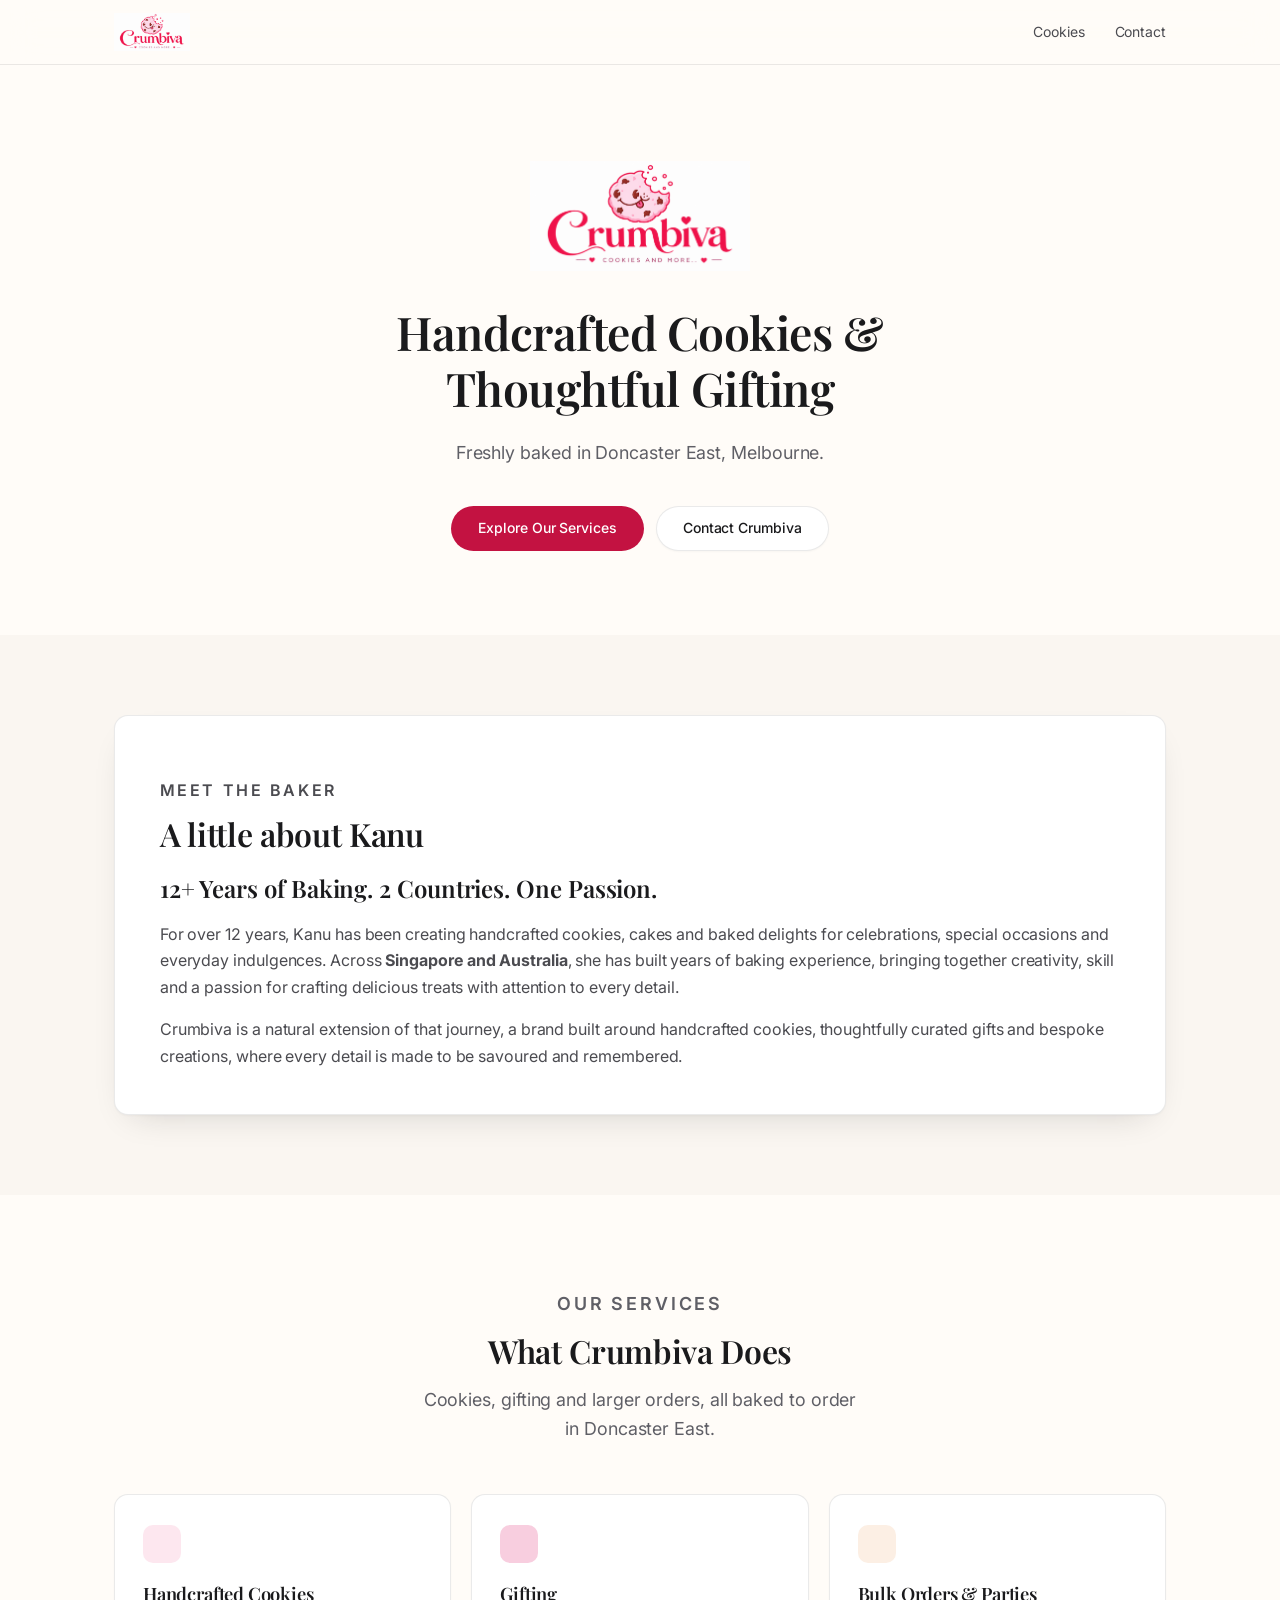
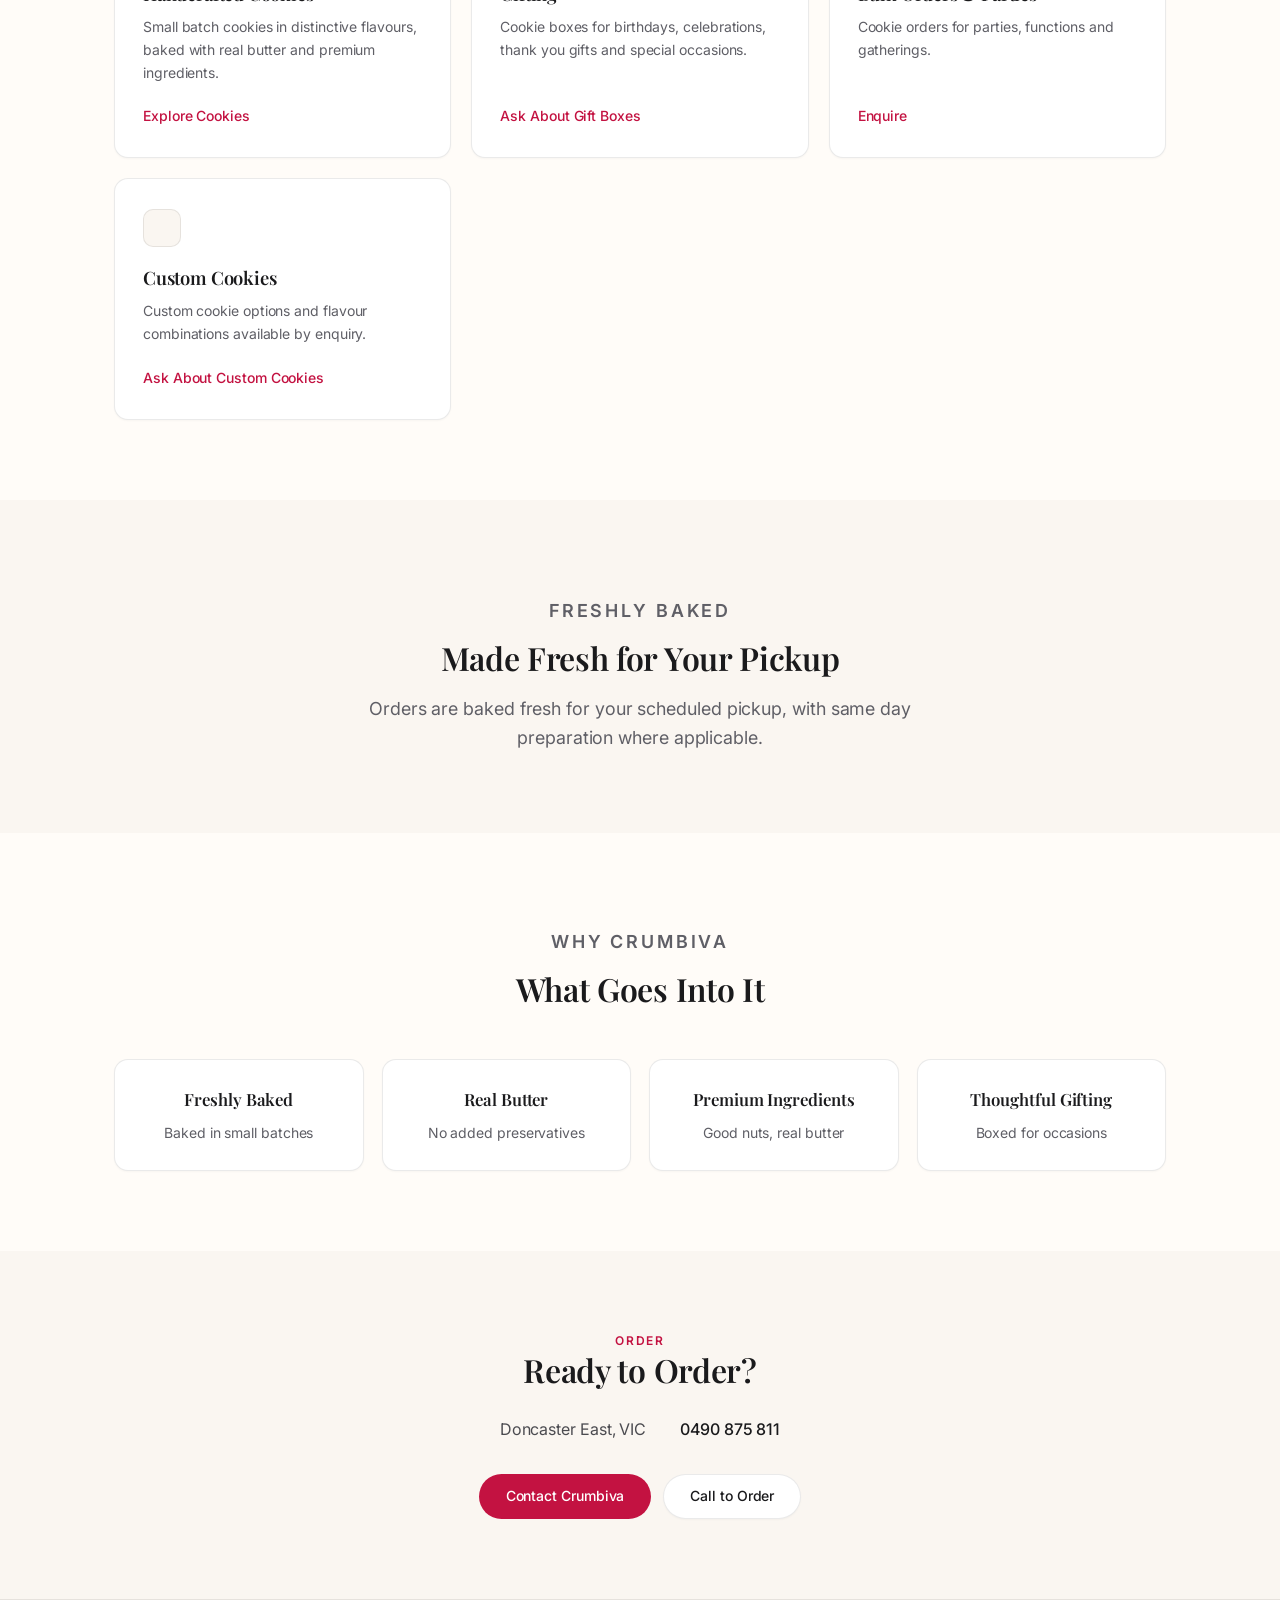
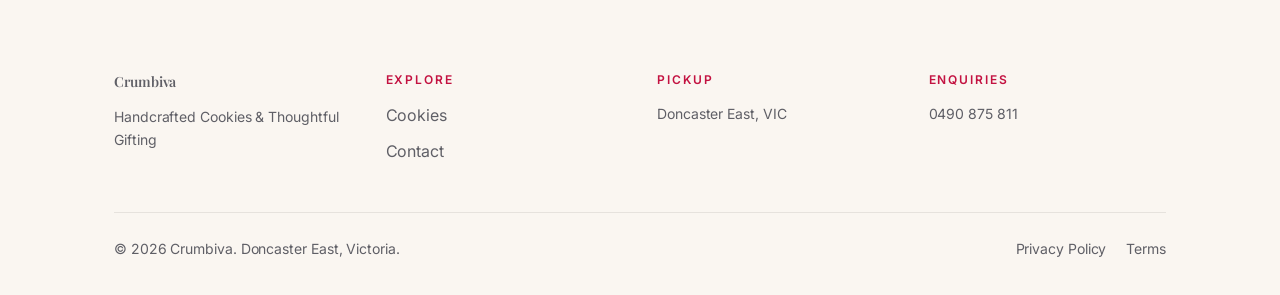
<file: index.html>
<!DOCTYPE html>
<html lang="en-AU">
<head>
<meta charset="utf-8">
<meta name="viewport" content="width=device-width, initial-scale=1">
<title>Crumbiva | Handcrafted Cookies in Doncaster East</title>
<meta name="description" content="Crumbiva bakes handcrafted cookies in Doncaster East, Melbourne, with gifting, custom orders and larger orders available. Explore what we make and get in touch.">
<link rel="icon" href="images/logo.png">
<link rel="preconnect" href="https://fonts.googleapis.com">
<link rel="preconnect" href="https://fonts.gstatic.com" crossorigin>
<link rel="stylesheet" href="https://fonts.googleapis.com/css2?family=Inter:wght@400;500;600&amp;family=Playfair+Display:ital,wght@0,600;0,700;1,600&amp;display=swap">
<link rel="stylesheet" href="styles.css?v=ca639e1dba">
</head>
<body>

<header class="nav">
  <div class="nav-in">
    <a class="brand" href="index.html"><img src="images/logo.png" alt="Crumbiva"></a>
    <nav class="nav-links" aria-label="Main">
      <a href="cookies.html">Cookies</a>
      <a href="contact.html">Contact</a>
    </nav>
  </div>
</header>

<main>

  <div class="hero wrap">
    <img class="logo" src="images/logo.png" alt="Crumbiva">
    <h1>Handcrafted Cookies &amp; Thoughtful Gifting</h1>
    <p class="sub">Freshly baked in Doncaster East, Melbourne.</p>
    <div class="btns">
      <a class="btn primary" href="#services">Explore Our Services</a>
      <a class="btn ghost" href="contact.html">Contact Crumbiva</a>
    </div>
  </div>

  <section id="founder" class="alt">
    <div class="wrap">
      <div class="founder">
        <div class="founder-copy">
          <p class="eyebrow">Meet the Baker</p>
          <h2>A little about Kanu</h2>
          <p class="headline">12+ Years of Baking. 2 Countries. One Passion.</p>
          <p>For over 12 years, Kanu has been creating handcrafted cookies, cakes and baked delights for celebrations, special occasions and everyday indulgences. Across <strong>Singapore and Australia</strong>, she has built years of baking experience, bringing together creativity, skill and a passion for crafting delicious treats with attention to every detail.</p>
          <p>Crumbiva is a natural extension of that journey, a brand built around handcrafted cookies, thoughtfully curated gifts and bespoke creations, where every detail is made to be savoured and remembered.</p>
        </div>
      </div>
    </div>
  </section>

  <section id="services">
    <div class="wrap">
      <div class="sec-head">
        <p class="eyebrow">Our Services</p>
        <h2>What Crumbiva Does</h2>
        <p>Cookies, gifting and larger orders, all baked to order in Doncaster East.</p>
      </div>

      <div class="services">
        <article class="service">
          <div class="glyph g-cookies" aria-hidden="true"></div>
          <h3>Handcrafted Cookies</h3>
          <p>Small batch cookies in distinctive flavours, baked with real butter and premium ingredients.</p>
          <a class="link" href="cookies.html">Explore Cookies</a>
        </article>

        <article class="service">
          <div class="glyph g-gift" aria-hidden="true"></div>
          <h3>Gifting</h3>
          <p>Cookie boxes for birthdays, celebrations, thank you gifts and special occasions.</p>
          <a class="link" href="contact.html">Ask About Gift Boxes</a>
        </article>

        <article class="service">
          <div class="glyph g-bulk" aria-hidden="true"></div>
          <h3>Bulk Orders &amp; Parties</h3>
          <p>Cookie orders for parties, functions and gatherings.</p>
          <a class="link" href="contact.html">Enquire</a>
        </article>

        <article class="service">
          <div class="glyph g-custom" aria-hidden="true"></div>
          <h3>Custom Cookies</h3>
          <p>Custom cookie options and flavour combinations available by enquiry.</p>
          <a class="link" href="contact.html">Ask About Custom Cookies</a>
        </article>
      </div>
    </div>
  </section>

  <section class="alt">
    <div class="wrap">
      <div class="statement">
        <p class="eyebrow">Freshly Baked</p>
        <h2>Made Fresh for Your Pickup</h2>
        <p>Orders are baked fresh for your scheduled pickup, with same day preparation where applicable.</p>
      </div>
    </div>
  </section>

  <section>
    <div class="wrap">
      <div class="sec-head">
        <p class="eyebrow">Why Crumbiva</p>
        <h2>What Goes Into It</h2>
      </div>
      <div class="features">
        <div class="feature"><b>Freshly Baked</b><span>Baked in small batches</span></div>
        <div class="feature"><b>Real Butter</b><span>No added preservatives</span></div>
        <div class="feature"><b>Premium Ingredients</b><span>Good nuts, real butter</span></div>
        <div class="feature"><b>Thoughtful Gifting</b><span>Boxed for occasions</span></div>
      </div>
    </div>
  </section>

  <section id="contact" class="alt">
    <div class="wrap">
      <div class="contact-block">
        <p class="eyebrow">Order</p>
        <h2>Ready to Order?</h2>
        <div class="lines">
          <span>Doncaster East, VIC</span>
          <a href="tel:0490875811">0490 875 811</a>
        </div>
        <div class="btns">
          <a class="btn primary" href="contact.html">Contact Crumbiva</a>
          <a class="btn ghost" href="tel:0490875811">Call to Order</a>
        </div>
      </div>
    </div>
  </section>

</main>

<footer>
  <div class="wrap">
    <div class="f-grid">
      <div>
        <p class="f-brand">Crumbiva</p>
        <p class="f-tag">Handcrafted Cookies &amp; Thoughtful Gifting</p>
      </div>
      <div>
        <p class="f-head">Explore</p>
        <div class="f-links">
          <a href="cookies.html">Cookies</a>
          <a href="contact.html">Contact</a>
        </div>
      </div>
      <div>
        <p class="f-head">Pickup</p>
        <p>Doncaster East, VIC</p>
      </div>
      <div>
        <p class="f-head">Enquiries</p>
        <p><a href="tel:0490875811">0490 875 811</a></p>
      </div>
    </div>
    <div class="f-bottom">
      <span>&copy; 2026 Crumbiva. Doncaster East, Victoria.</span>
      <nav aria-label="Legal">
        <a href="privacy.html">Privacy Policy</a>
        <a href="terms.html">Terms</a>
      </nav>
    </div>
  </div>
</footer>

</body>
</html>
</file>
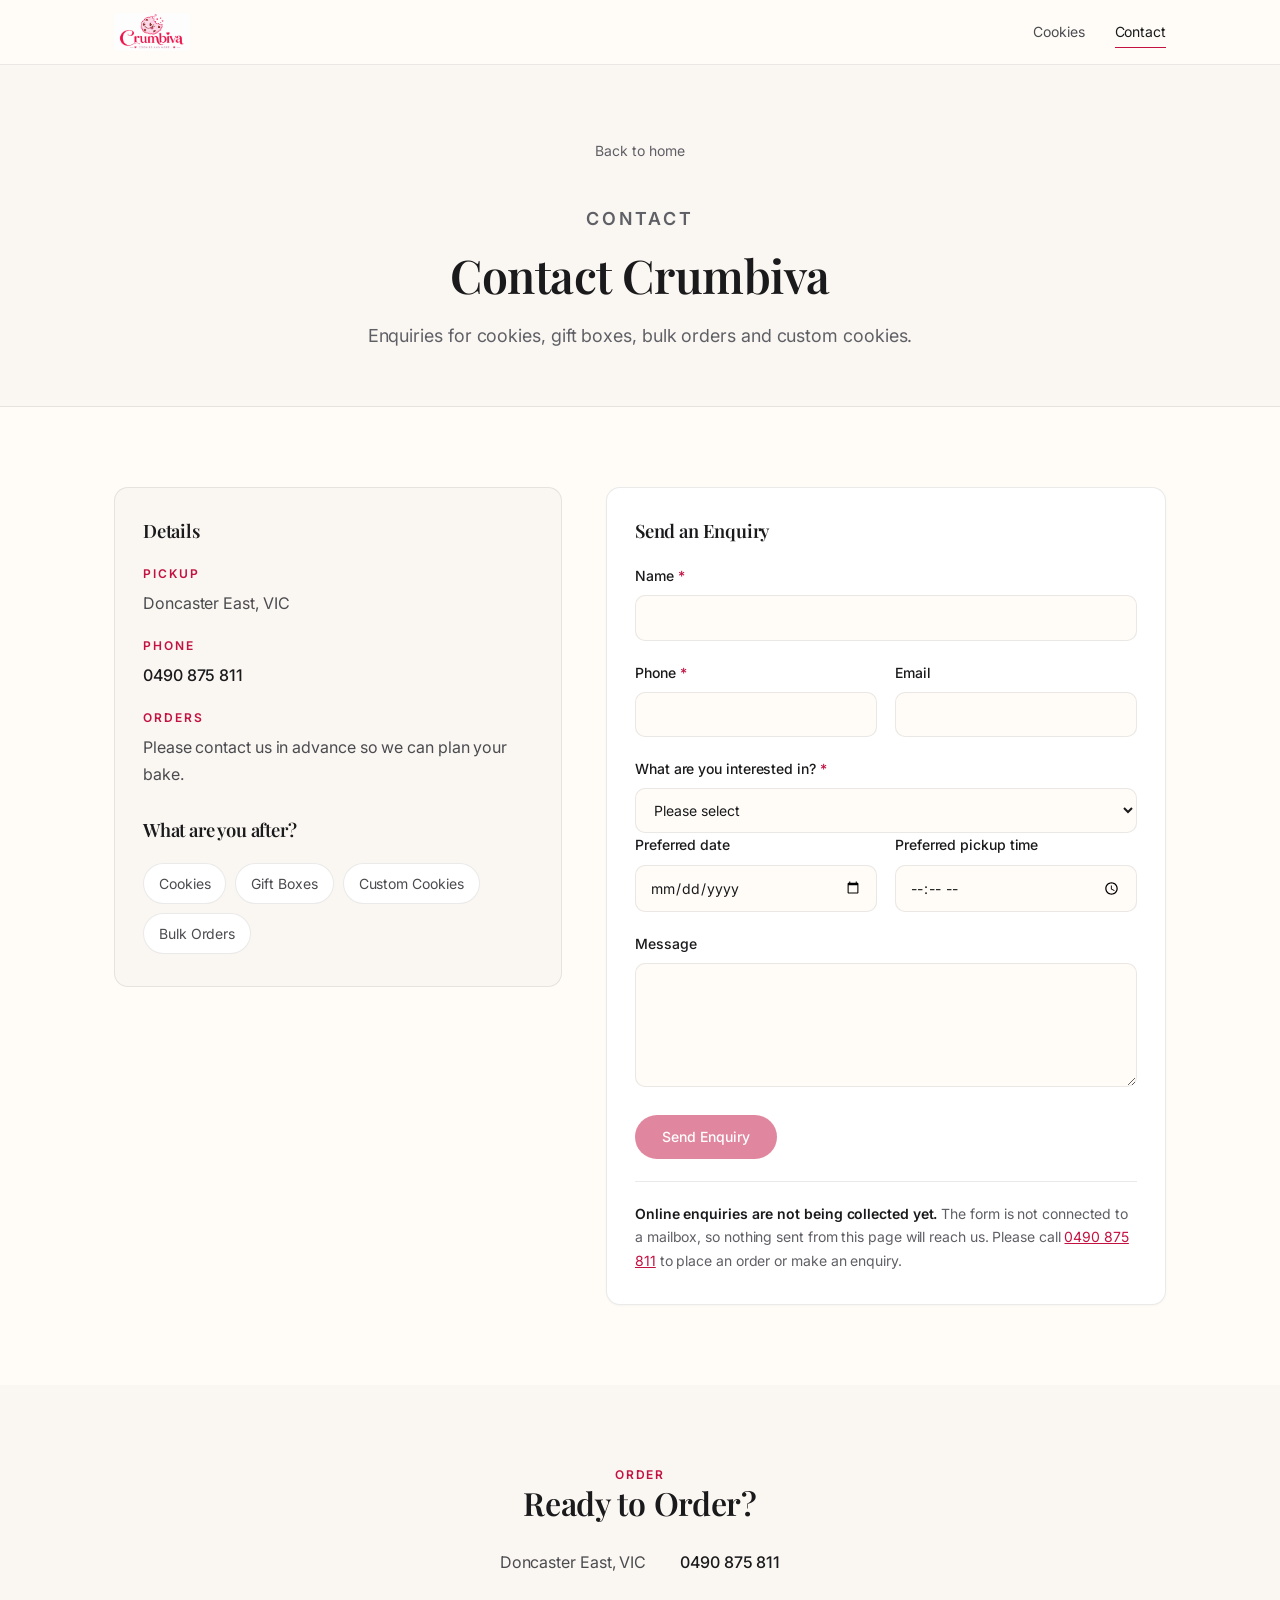
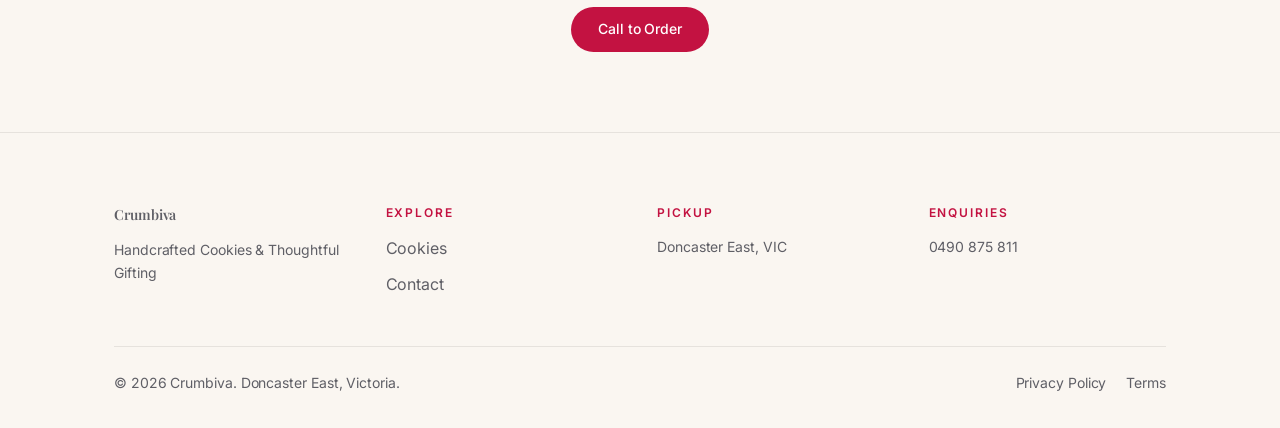
<file: contact.html>
<!DOCTYPE html>
<html lang="en-AU">
<head>
<meta charset="utf-8">
<meta name="viewport" content="width=device-width, initial-scale=1">
<title>Contact Crumbiva | Doncaster East</title>
<meta name="description" content="Contact Crumbiva in Doncaster East, Melbourne for handcrafted cookies, gift boxes, bulk orders and custom cookies. Call 0490 875 811.">
<link rel="icon" href="images/logo.png">
<link rel="preconnect" href="https://fonts.googleapis.com">
<link rel="preconnect" href="https://fonts.gstatic.com" crossorigin>
<link rel="stylesheet" href="https://fonts.googleapis.com/css2?family=Inter:wght@400;500;600&amp;family=Playfair+Display:ital,wght@0,600;0,700;1,600&amp;display=swap">
<link rel="stylesheet" href="styles.css?v=ca639e1dba">
</head>
<body>

<header class="nav">
  <div class="nav-in">
    <a class="brand" href="index.html"><img src="images/logo.png" alt="Crumbiva"></a>
    <nav class="nav-links" aria-label="Main">
      <a href="cookies.html">Cookies</a>
      <a href="contact.html" aria-current="page">Contact</a>
    </nav>
  </div>
</header>

<main>

  <div class="page-head wrap">
    <a class="back" href="index.html">Back to home</a>
    <p class="eyebrow">Contact</p>
    <h1>Contact Crumbiva</h1>
    <p>Enquiries for cookies, gift boxes, bulk orders and custom cookies.</p>
  </div>

  <section>
    <div class="wrap">
      <div class="contact-grid">

        <div class="contact-detail">
          <h3>Details</h3>
          <dl>
            <dt>Pickup</dt>
            <dd>Doncaster East, VIC</dd>
            <dt>Phone</dt>
            <dd><a href="tel:0490875811">0490 875 811</a></dd>
            <dt>Orders</dt>
            <dd>Please contact us in advance so we can plan your bake.</dd>
          </dl>

          <h3 style="margin-top:32px">What are you after?</h3>
          <div class="enquiries">
            <a href="cookies.html">Cookies</a>
            <a href="cookies.html">Gift Boxes</a>
            <a href="cookies.html">Custom Cookies</a>
            <a href="tel:0490875811">Bulk Orders</a>
          </div>
        </div>

        <form aria-labelledby="enquiry-heading">
          <h3 id="enquiry-heading">Send an Enquiry</h3>

          <div class="field" style="margin-top:22px">
            <label for="name">Name <span class="req">*</span></label>
            <input type="text" id="name" name="name" autocomplete="name" required>
          </div>

          <div class="row2" style="margin-top:20px">
            <div>
              <label for="phone">Phone <span class="req">*</span></label>
              <input type="tel" id="phone" name="phone" autocomplete="tel" required>
            </div>
            <div>
              <label for="email">Email</label>
              <input type="email" id="email" name="email" autocomplete="email">
            </div>
          </div>

          <div class="field">
            <label for="interest">What are you interested in? <span class="req">*</span></label>
            <select id="interest" name="interest" required>
              <option value="">Please select</option>
              <option>Cookies</option>
              <option>Gift Box</option>
              <option>Bulk Order</option>
              <option>Custom Cookies</option>
              <option>Other</option>
            </select>
          </div>

          <div class="row2">
            <div>
              <label for="date">Preferred date</label>
              <input type="date" id="date" name="date">
            </div>
            <div>
              <label for="time">Preferred pickup time</label>
              <input type="time" id="time" name="time">
            </div>
          </div>

          <div class="field">
            <label for="message">Message</label>
            <textarea id="message" name="message" rows="5"></textarea>
          </div>

          <div class="field">
            <button type="submit" class="btn primary" disabled aria-describedby="form-status">Send Enquiry</button>
          </div>

          <div class="form-note" id="form-status">
            <strong>Online enquiries are not being collected yet.</strong>
            The form is not connected to a mailbox, so nothing sent from this page will reach us.
            Please call <a href="tel:0490875811" style="color:var(--pink)">0490 875 811</a> to place an order or make an enquiry.
          </div>
        </form>

      </div>
    </div>
  </section>

  <section class="alt">
    <div class="wrap">
      <div class="contact-block">
        <p class="eyebrow">Order</p>
        <h2>Ready to Order?</h2>
        <div class="lines">
          <span>Doncaster East, VIC</span>
          <a href="tel:0490875811">0490 875 811</a>
        </div>
        <div class="btns">
          <a class="btn primary" href="tel:0490875811">Call to Order</a>
        </div>
      </div>
    </div>
  </section>

</main>

<footer>
  <div class="wrap">
    <div class="f-grid">
      <div>
        <p class="f-brand">Crumbiva</p>
        <p class="f-tag">Handcrafted Cookies &amp; Thoughtful Gifting</p>
      </div>
      <div>
        <p class="f-head">Explore</p>
        <div class="f-links">
          <a href="cookies.html">Cookies</a>
          <a href="contact.html">Contact</a>
        </div>
      </div>
      <div>
        <p class="f-head">Pickup</p>
        <p>Doncaster East, VIC</p>
      </div>
      <div>
        <p class="f-head">Enquiries</p>
        <p><a href="tel:0490875811">0490 875 811</a></p>
      </div>
    </div>
    <div class="f-bottom">
      <span>&copy; 2026 Crumbiva. Doncaster East, Victoria.</span>
      <nav aria-label="Legal">
        <a href="privacy.html">Privacy Policy</a>
        <a href="terms.html">Terms</a>
      </nav>
    </div>
  </div>
</footer>

</body>
</html>
</file>
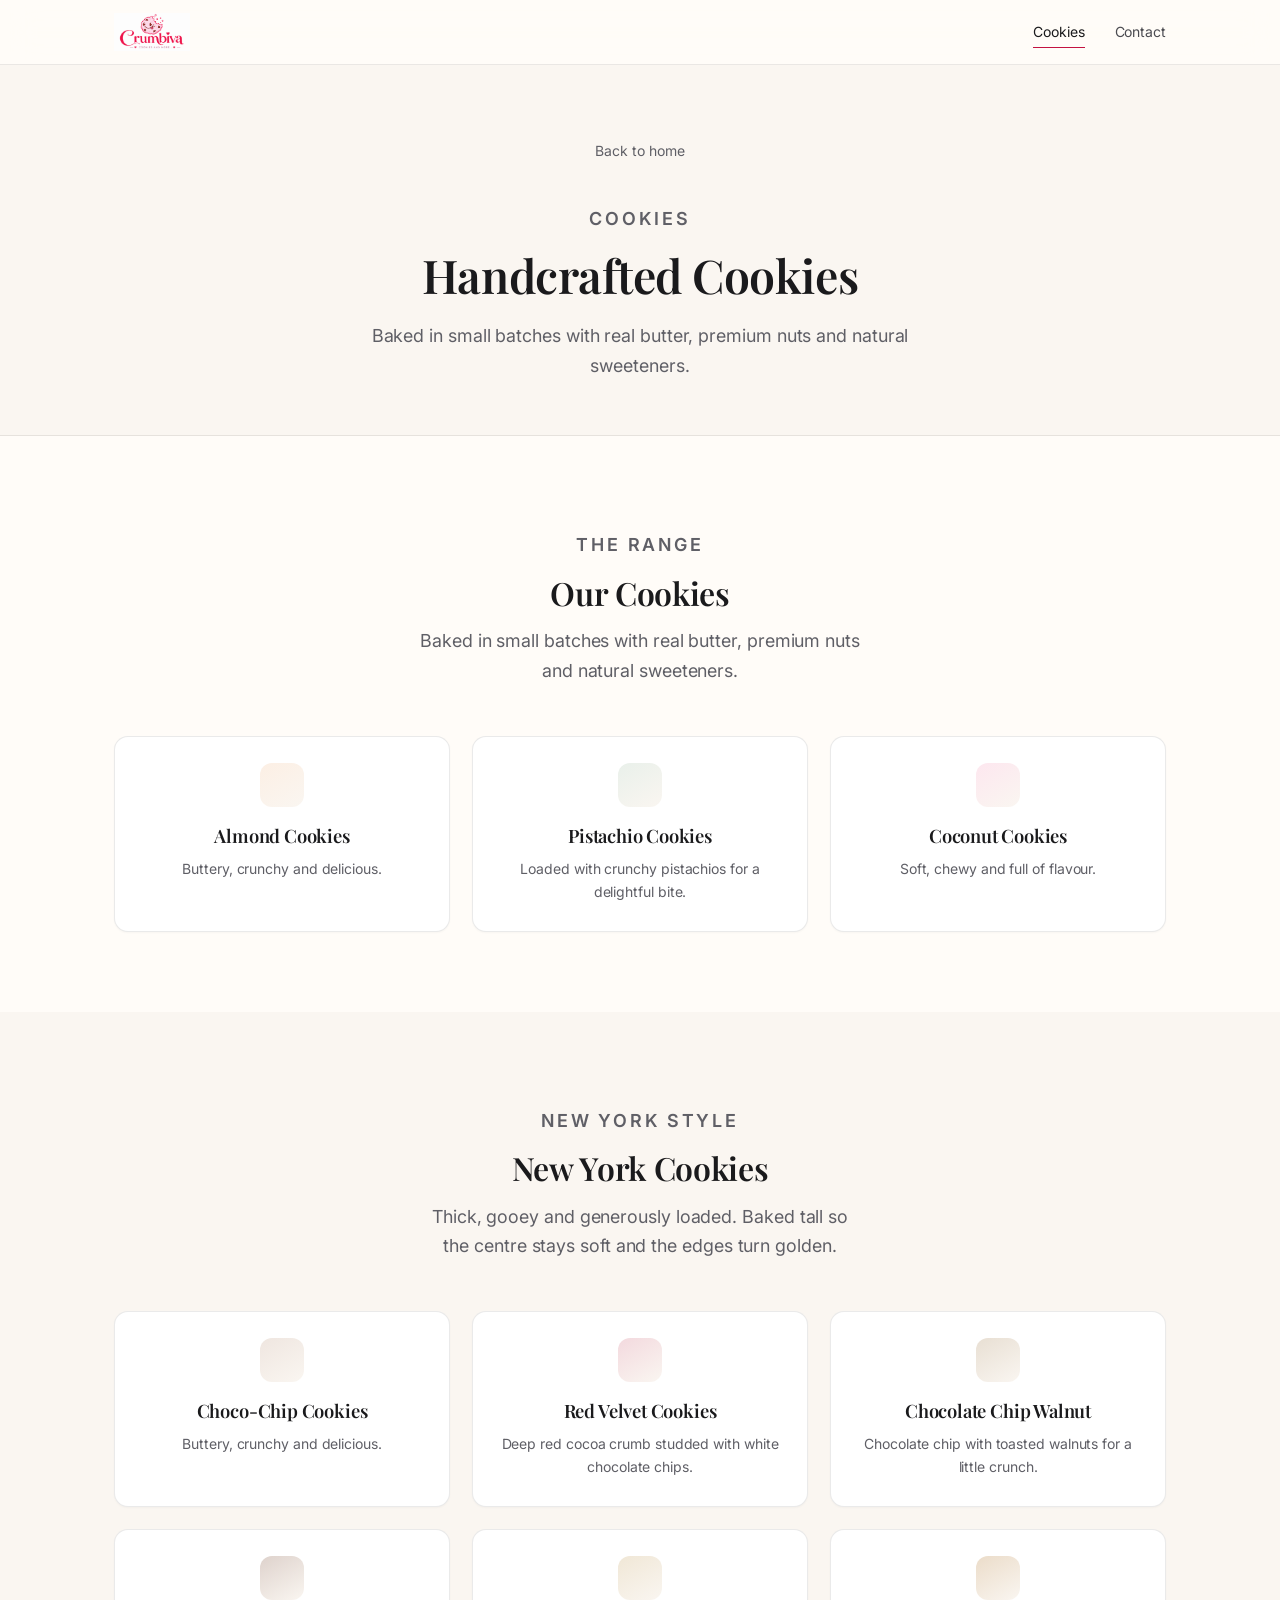
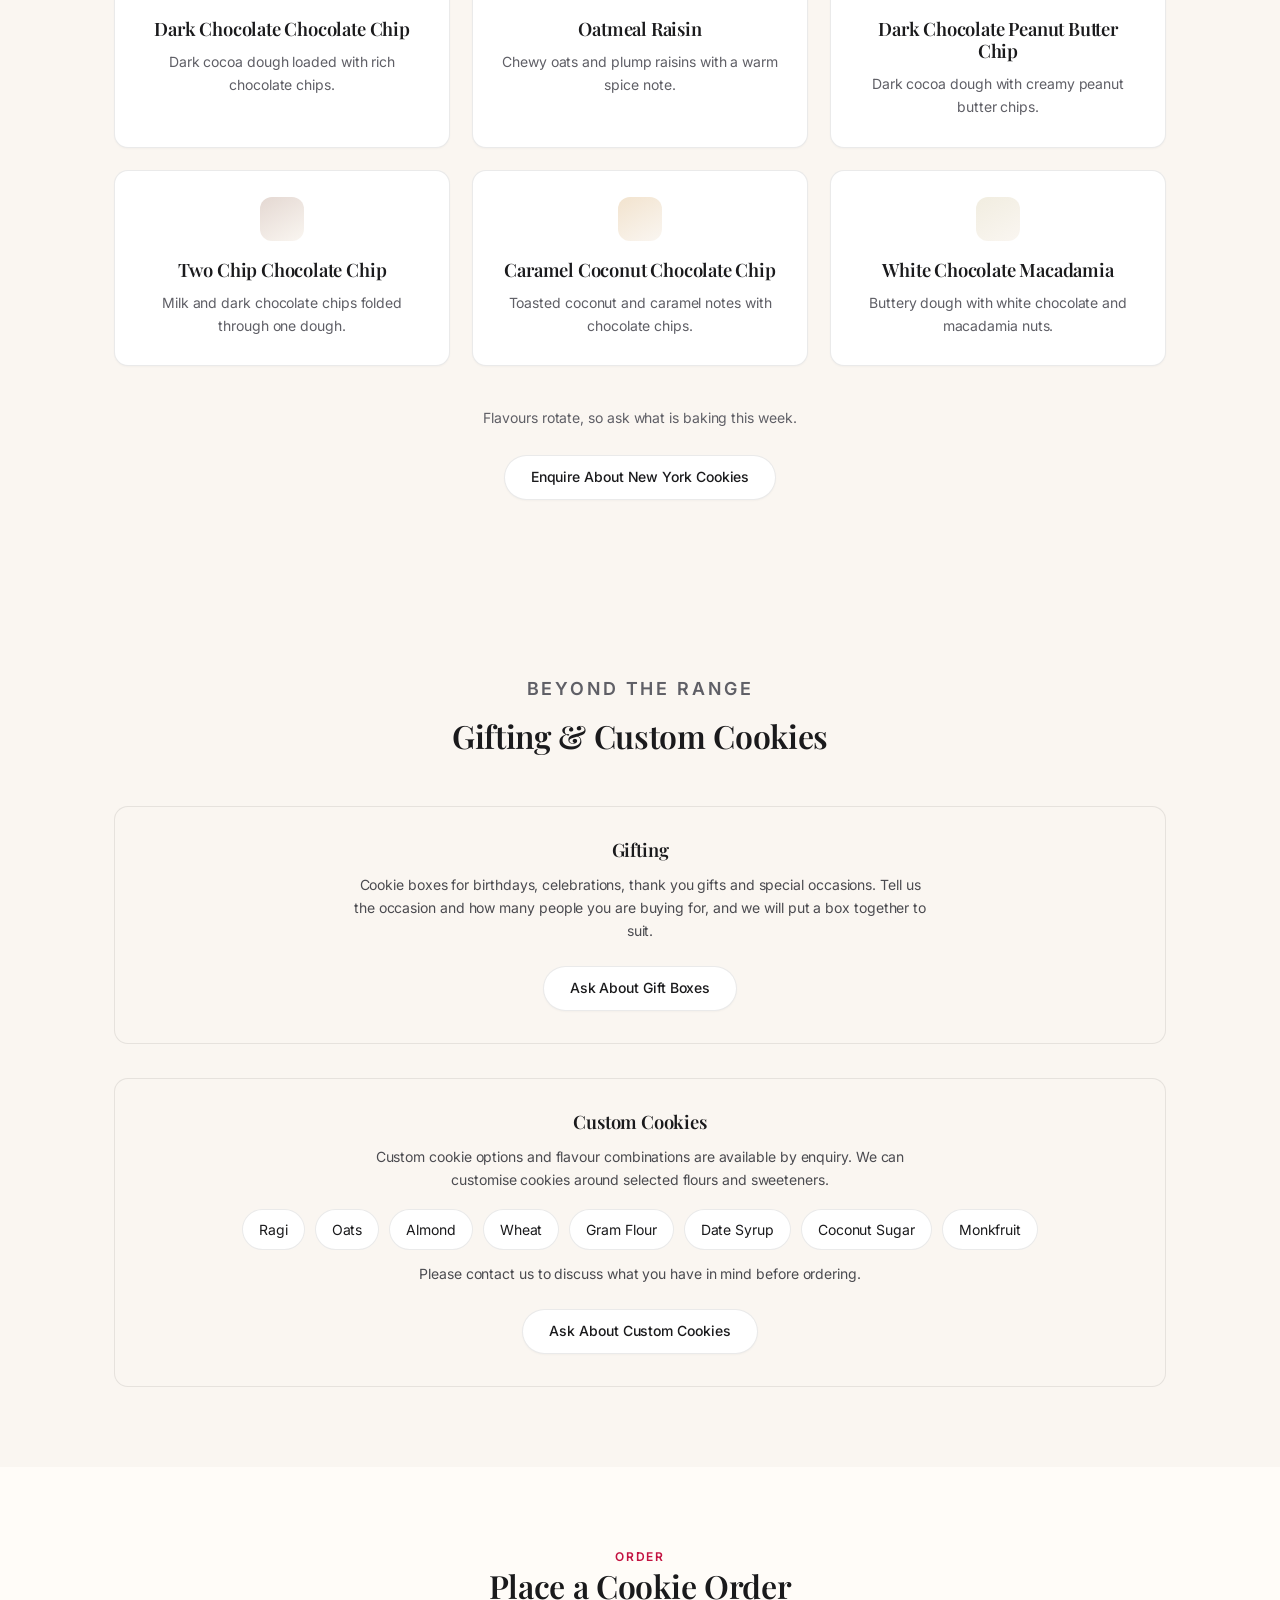
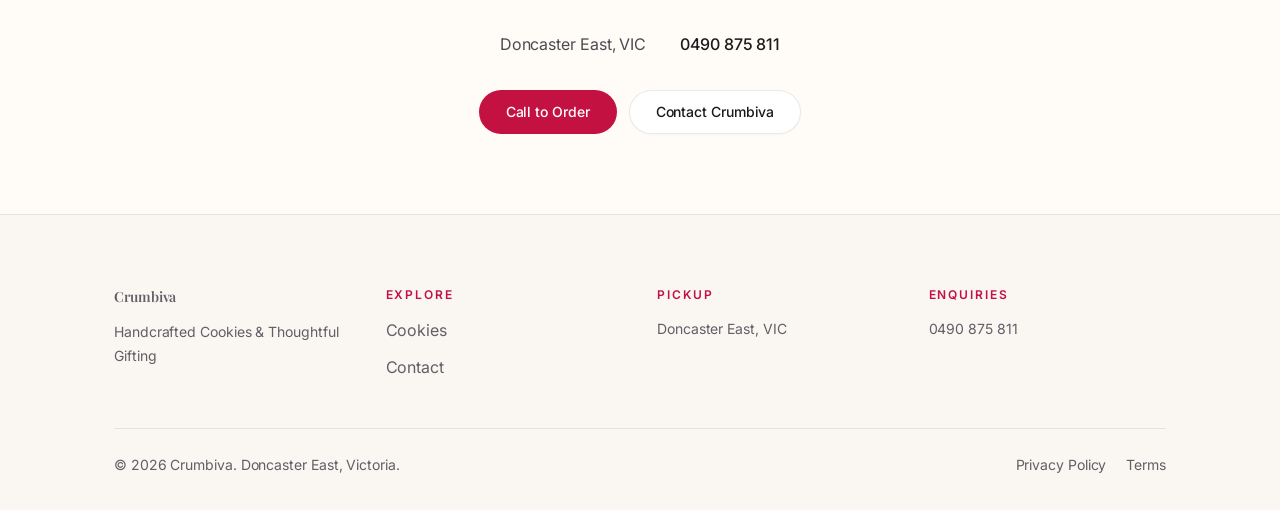
<file: cookies.html>
<!DOCTYPE html>
<html lang="en-AU">
<head>
<meta charset="utf-8">
<meta name="viewport" content="width=device-width, initial-scale=1">
<title>Handcrafted Cookies | Crumbiva</title>
<meta name="description" content="Handcrafted cookies from Crumbiva in Doncaster East, Melbourne. Almond, Pistachio and Coconut, plus New York style cookies including Red Velvet, Oatmeal Raisin and White Chocolate Macadamia, baked in small batches with real butter.">
<link rel="icon" href="images/logo.png">
<link rel="preconnect" href="https://fonts.googleapis.com">
<link rel="preconnect" href="https://fonts.gstatic.com" crossorigin>
<link rel="stylesheet" href="https://fonts.googleapis.com/css2?family=Inter:wght@400;500;600&amp;family=Playfair+Display:ital,wght@0,600;0,700;1,600&amp;display=swap">
<link rel="stylesheet" href="styles.css?v=ca639e1dba">
</head>
<body>

<header class="nav">
  <div class="nav-in">
    <a class="brand" href="index.html"><img src="images/logo.png" alt="Crumbiva"></a>
    <nav class="nav-links" aria-label="Main">
      <a href="cookies.html" aria-current="page">Cookies</a>
      <a href="contact.html">Contact</a>
    </nav>
  </div>
</header>

<main id="main">

  <div class="page-head wrap">
    <a class="back" href="index.html">Back to home</a>
    <p class="eyebrow">Cookies</p>
    <h1>Handcrafted Cookies</h1>
    <p>Baked in small batches with real butter, premium nuts and natural sweeteners.</p>
  </div>

  <section>
    <div class="wrap">
      <div class="sec-head center">
        <p class="eyebrow">The Range</p>
        <h2>Our Cookies</h2>
        <p>Baked in small batches with real butter, premium nuts and natural sweeteners.</p>
      </div>

      <div class="products">
        <article class="product">
          <div class="body">
            <div class="swatch t-almond" aria-hidden="true"></div>
            <h3>Almond Cookies</h3>
            <p>Buttery, crunchy and delicious.</p>
          </div>
        </article>

        <article class="product">
          <div class="body">
            <div class="swatch t-pista" aria-hidden="true"></div>
            <h3>Pistachio Cookies</h3>
            <p>Loaded with crunchy pistachios for a delightful bite.</p>
          </div>
        </article>

        <article class="product">
          <div class="body">
            <div class="swatch t-coconut" aria-hidden="true"></div>
            <h3>Coconut Cookies</h3>
            <p>Soft, chewy and full of flavour.</p>
          </div>
        </article>
      </div>
    </div>
  </section>

  

  <section class="alt">
    <div class="wrap">
      <div class="sec-head center">
        <p class="eyebrow">New York Style</p>
        <h2>New York Cookies</h2>
        <p>Thick, gooey and generously loaded. Baked tall so the centre stays soft and the edges turn golden.</p>
      </div>

      <div class="products">
        <article class="product">
          <div class="body">
            <div class="swatch t-choco" aria-hidden="true"></div>
            <h3>Choco-Chip Cookies</h3>
            <p>Buttery, crunchy and delicious.</p>
          </div>
        </article>

        <article class="product">
          <div class="body">
            <div class="swatch t-redvelvet" aria-hidden="true"></div>
            <h3>Red Velvet Cookies</h3>
            <p>Deep red cocoa crumb studded with white chocolate chips.</p>
          </div>
        </article>

        <article class="product">
          <div class="body">
            <div class="swatch t-walnut" aria-hidden="true"></div>
            <h3>Chocolate Chip Walnut</h3>
            <p>Chocolate chip with toasted walnuts for a little crunch.</p>
          </div>
        </article>

        <article class="product">
          <div class="body">
            <div class="swatch t-darkchoc" aria-hidden="true"></div>
            <h3>Dark Chocolate Chocolate Chip</h3>
            <p>Dark cocoa dough loaded with rich chocolate chips.</p>
          </div>
        </article>

        <article class="product">
          <div class="body">
            <div class="swatch t-oatmeal" aria-hidden="true"></div>
            <h3>Oatmeal Raisin</h3>
            <p>Chewy oats and plump raisins with a warm spice note.</p>
          </div>
        </article>

        <article class="product">
          <div class="body">
            <div class="swatch t-pbchip" aria-hidden="true"></div>
            <h3>Dark Chocolate Peanut Butter Chip</h3>
            <p>Dark cocoa dough with creamy peanut butter chips.</p>
          </div>
        </article>

        <article class="product">
          <div class="body">
            <div class="swatch t-twochip" aria-hidden="true"></div>
            <h3>Two Chip Chocolate Chip</h3>
            <p>Milk and dark chocolate chips folded through one dough.</p>
          </div>
        </article>

        <article class="product">
          <div class="body">
            <div class="swatch t-caramel" aria-hidden="true"></div>
            <h3>Caramel Coconut Chocolate Chip</h3>
            <p>Toasted coconut and caramel notes with chocolate chips.</p>
          </div>
        </article>

        <article class="product">
          <div class="body">
            <div class="swatch t-macadamia" aria-hidden="true"></div>
            <h3>White Chocolate Macadamia</h3>
            <p>Buttery dough with white chocolate and macadamia nuts.</p>
          </div>
        </article>
      </div>

      <p class="note">Flavours rotate, so ask what is baking this week.</p>
      <div class="btns" style="justify-content:center;margin-top:26px">
        <a class="btn ghost" href="contact.html">Enquire About New York Cookies</a>
      </div>
    </div>
  </section>

  <section class="alt">
    <div class="wrap">
      <div class="sec-head">
        <p class="eyebrow">Beyond the range</p>
        <h2>Gifting &amp; Custom Cookies</h2>
      </div>

      <div class="callout" style="margin-top:0">
        <h3>Gifting</h3>
        <p>Cookie boxes for birthdays, celebrations, thank you gifts and special occasions. Tell us the occasion and how many people you are buying for, and we will put a box together to suit.</p>
        <div class="btns" style="margin-top:24px">
          <a class="btn ghost" href="contact.html">Ask About Gift Boxes</a>
        </div>
      </div>

      <div class="callout">
        <h3>Custom Cookies</h3>
        <p>Custom cookie options and flavour combinations are available by enquiry. We can customise cookies around selected flours and sweeteners.</p>
        <div class="options">
          <span>Ragi</span><span>Oats</span><span>Almond</span><span>Wheat</span>
          <span>Gram Flour</span><span>Date Syrup</span><span>Coconut Sugar</span><span>Monkfruit</span>
        </div>
        <p>Please contact us to discuss what you have in mind before ordering.</p>
        <div class="btns" style="margin-top:24px">
          <a class="btn ghost" href="contact.html">Ask About Custom Cookies</a>
        </div>
      </div>
    </div>
  </section>

  <section>
    <div class="wrap">
      <div class="contact-block">
        <p class="eyebrow">Order</p>
        <h2>Place a Cookie Order</h2>
        <div class="lines">
          <span>Doncaster East, VIC</span>
          <a href="tel:0490875811">0490 875 811</a>
        </div>
        <div class="btns">
          <a class="btn primary" href="tel:0490875811">Call to Order</a>
          <a class="btn ghost" href="contact.html">Contact Crumbiva</a>
        </div>
      </div>
    </div>
  </section>

</main>

<footer>
  <div class="wrap">
    <div class="f-grid">
      <div>
        <p class="f-brand">Crumbiva</p>
        <p class="f-tag">Handcrafted Cookies &amp; Thoughtful Gifting</p>
      </div>
      <div>
        <p class="f-head">Explore</p>
        <div class="f-links">
          <a href="cookies.html">Cookies</a>
          <a href="contact.html">Contact</a>
        </div>
      </div>
      <div>
        <p class="f-head">Pickup</p>
        <p>Doncaster East, VIC</p>
      </div>
      <div>
        <p class="f-head">Enquiries</p>
        <p><a href="tel:0490875811">0490 875 811</a></p>
      </div>
    </div>
    <div class="f-bottom">
      <span>&copy; 2026 Crumbiva. Doncaster East, Victoria.</span>
      <nav aria-label="Legal">
        <a href="privacy.html">Privacy Policy</a>
        <a href="terms.html">Terms</a>
      </nav>
    </div>
  </div>
</footer>

</body>
</html>
</file>
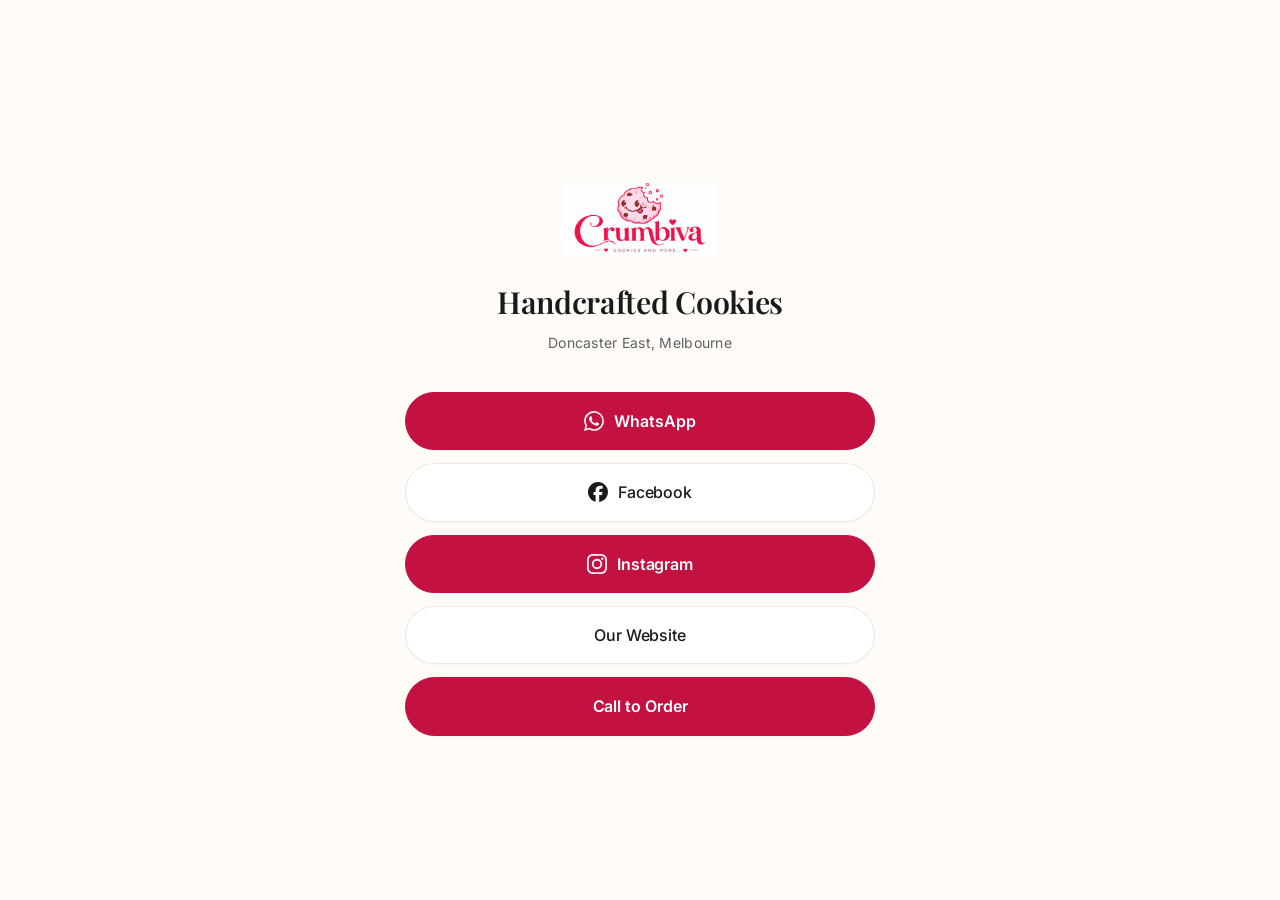
<file: links.html>
<!DOCTYPE html>
<html lang="en-AU">
<head>
<meta charset="utf-8">
<meta name="viewport" content="width=device-width, initial-scale=1">
<title>Crumbiva | Links</title>
<meta name="description" content="Order handcrafted cookies, gift boxes and custom orders from Crumbiva in Doncaster East, Melbourne. Message us on WhatsApp, Instagram or Facebook.">
<meta name="theme-color" content="#FFFCF8">
<meta property="og:title" content="Crumbiva | Links">
<meta property="og:description" content="Handcrafted cookies, gift boxes and custom orders. Doncaster East, Melbourne.">
<meta property="og:type" content="website">
<meta property="og:url" content="https://crumbiva.com/links">
<meta property="og:image" content="https://crumbiva.com/images/logo.png">
<link rel="icon" href="images/logo.png">
<link rel="preconnect" href="https://fonts.googleapis.com">
<link rel="preconnect" href="https://fonts.gstatic.com" crossorigin>
<link rel="stylesheet" href="https://fonts.googleapis.com/css2?family=Inter:wght@400;500;600&amp;family=Playfair+Display:ital,wght@0,600;0,700;1,600&amp;display=swap">
<link rel="stylesheet" href="styles.css?v=ca639e1dba">
</head>
<body>

<main class="linkpage">

  <img class="mark" src="images/logo.png" alt="Crumbiva">
  <h1>Handcrafted Cookies</h1>
  <p class="sub">Doncaster East, Melbourne</p>

  <nav class="links" aria-label="Links">

    <a class="link-btn primary" href="https://api.whatsapp.com/send/?phone=61490875811&amp;text=Hi&amp;type=phone_number&amp;app_absent=0"><svg aria-hidden="true" focusable="false" viewBox="0 0 24 24"><path d="M17.472 14.382c-.297-.149-1.758-.867-2.03-.967-.273-.099-.471-.148-.67.15-.197.297-.767.966-.94 1.164-.173.199-.347.223-.644.075-.297-.15-1.255-.463-2.39-1.475-.883-.788-1.48-1.761-1.653-2.059-.173-.297-.018-.458.13-.606.134-.133.298-.347.446-.52.149-.174.198-.298.298-.497.099-.198.05-.371-.025-.52-.075-.149-.669-1.612-.916-2.207-.242-.579-.487-.5-.669-.51-.173-.008-.371-.01-.57-.01-.198 0-.52.074-.792.372-.272.297-1.04 1.016-1.04 2.479 0 1.462 1.065 2.875 1.213 3.074.149.198 2.096 3.2 5.077 4.487.709.306 1.262.489 1.694.625.712.227 1.36.195 1.871.118.571-.085 1.758-.719 2.006-1.413.248-.694.248-1.289.173-1.413-.074-.124-.272-.198-.57-.347m-5.421 7.403h-.004a9.87 9.87 0 01-5.031-1.378l-.361-.214-3.741.982.998-3.648-.235-.374a9.86 9.86 0 01-1.51-5.26c.001-5.45 4.436-9.884 9.888-9.884 2.64 0 5.122 1.03 6.988 2.898a9.825 9.825 0 012.893 6.994c-.003 5.45-4.437 9.884-9.885 9.884m8.413-18.297A11.815 11.815 0 0012.05 0C5.495 0 .16 5.335.157 11.892c0 2.096.547 4.142 1.588 5.945L.057 24l6.305-1.654a11.882 11.882 0 005.683 1.448h.005c6.554 0 11.89-5.335 11.893-11.893a11.821 11.821 0 00-3.48-8.413Z"/></svg><span>WhatsApp</span></a>
    <a class="link-btn" href="https://www.facebook.com/crumbiva"><svg aria-hidden="true" focusable="false" viewBox="0 0 24 24"><path d="M9.101 23.691v-7.98H6.627v-3.667h2.474v-1.58c0-4.085 1.848-5.978 5.858-5.978.401 0 .955.042 1.468.103a8.68 8.68 0 0 1 1.141.195v3.325a8.623 8.623 0 0 0-.653-.036 26.805 26.805 0 0 0-.733-.009c-.707 0-1.259.096-1.675.309a1.686 1.686 0 0 0-.679.622c-.258.42-.374.995-.374 1.752v1.297h3.919l-.386 2.103-.287 1.564h-3.246v8.245C19.396 23.238 24 18.179 24 12.044c0-6.627-5.373-12-12-12s-12 5.373-12 12c0 5.628 3.874 10.35 9.101 11.647Z"/></svg><span>Facebook</span></a>
    <a class="link-btn primary" href="https://instagram.com/crumbiva"><svg aria-hidden="true" focusable="false" viewBox="0 0 24 24"><path d="M7.0301.084c-1.2768.0602-2.1487.264-2.911.5634-.7888.3075-1.4575.72-2.1228 1.3877-.6652.6677-1.075 1.3368-1.3802 2.127-.2954.7638-.4956 1.6365-.552 2.914-.0564 1.2775-.0689 1.6882-.0626 4.947.0062 3.2586.0206 3.6671.0825 4.9473.061 1.2765.264 2.1482.5635 2.9107.308.7889.72 1.4573 1.388 2.1228.6679.6655 1.3365 1.0743 2.1285 1.38.7632.295 1.6361.4961 2.9134.552 1.2773.056 1.6884.069 4.9462.0627 3.2578-.0062 3.668-.0207 4.9478-.0814 1.28-.0607 2.147-.2652 2.9098-.5633.7889-.3086 1.4578-.72 2.1228-1.3881.665-.6682 1.0745-1.3378 1.3795-2.1284.2957-.7632.4966-1.636.552-2.9124.056-1.2809.0692-1.6898.063-4.948-.0063-3.2583-.021-3.6668-.0817-4.9465-.0607-1.2797-.264-2.1487-.5633-2.9117-.3084-.7889-.72-1.4568-1.3876-2.1228C21.2982 1.33 20.628.9208 19.8378.6165 19.074.321 18.2017.1197 16.9244.0645 15.6471.0093 15.236-.005 11.977.0014 8.718.0076 8.31.0215 7.0301.0839m.1402 21.6932c-1.17-.0509-1.8053-.2453-2.2287-.408-.5606-.216-.96-.4771-1.3819-.895-.422-.4178-.6811-.8186-.9-1.378-.1644-.4234-.3624-1.058-.4171-2.228-.0595-1.2645-.072-1.6442-.079-4.848-.007-3.2037.0053-3.583.0607-4.848.05-1.169.2456-1.805.408-2.2282.216-.5613.4762-.96.895-1.3816.4188-.4217.8184-.6814 1.3783-.9003.423-.1651 1.0575-.3614 2.227-.4171 1.2655-.06 1.6447-.072 4.848-.079 3.2033-.007 3.5835.005 4.8495.0608 1.169.0508 1.8053.2445 2.228.408.5608.216.96.4754 1.3816.895.4217.4194.6816.8176.9005 1.3787.1653.4217.3617 1.056.4169 2.2263.0602 1.2655.0739 1.645.0796 4.848.0058 3.203-.0055 3.5834-.061 4.848-.051 1.17-.245 1.8055-.408 2.2294-.216.5604-.4763.96-.8954 1.3814-.419.4215-.8181.6811-1.3783.9-.4224.1649-1.0577.3617-2.2262.4174-1.2656.0595-1.6448.072-4.8493.079-3.2045.007-3.5825-.006-4.848-.0608M16.953 5.5864A1.44 1.44 0 1 0 18.39 4.144a1.44 1.44 0 0 0-1.437 1.4424M5.8385 12.012c.0067 3.4032 2.7706 6.1557 6.173 6.1493 3.4026-.0065 6.157-2.7701 6.1506-6.1733-.0065-3.4032-2.771-6.1565-6.174-6.1498-3.403.0067-6.156 2.771-6.1496 6.1738M8 12.0077a4 4 0 1 1 4.008 3.9921A3.9996 3.9996 0 0 1 8 12.0077"/></svg><span>Instagram</span></a>
    <a class="link-btn" href="https://crumbiva.com"><span>Our Website</span></a>
    <a class="link-btn primary" href="tel:0490875811"><span>Call to Order</span></a>

  </nav>

</main>

</body>
</html>
</file>
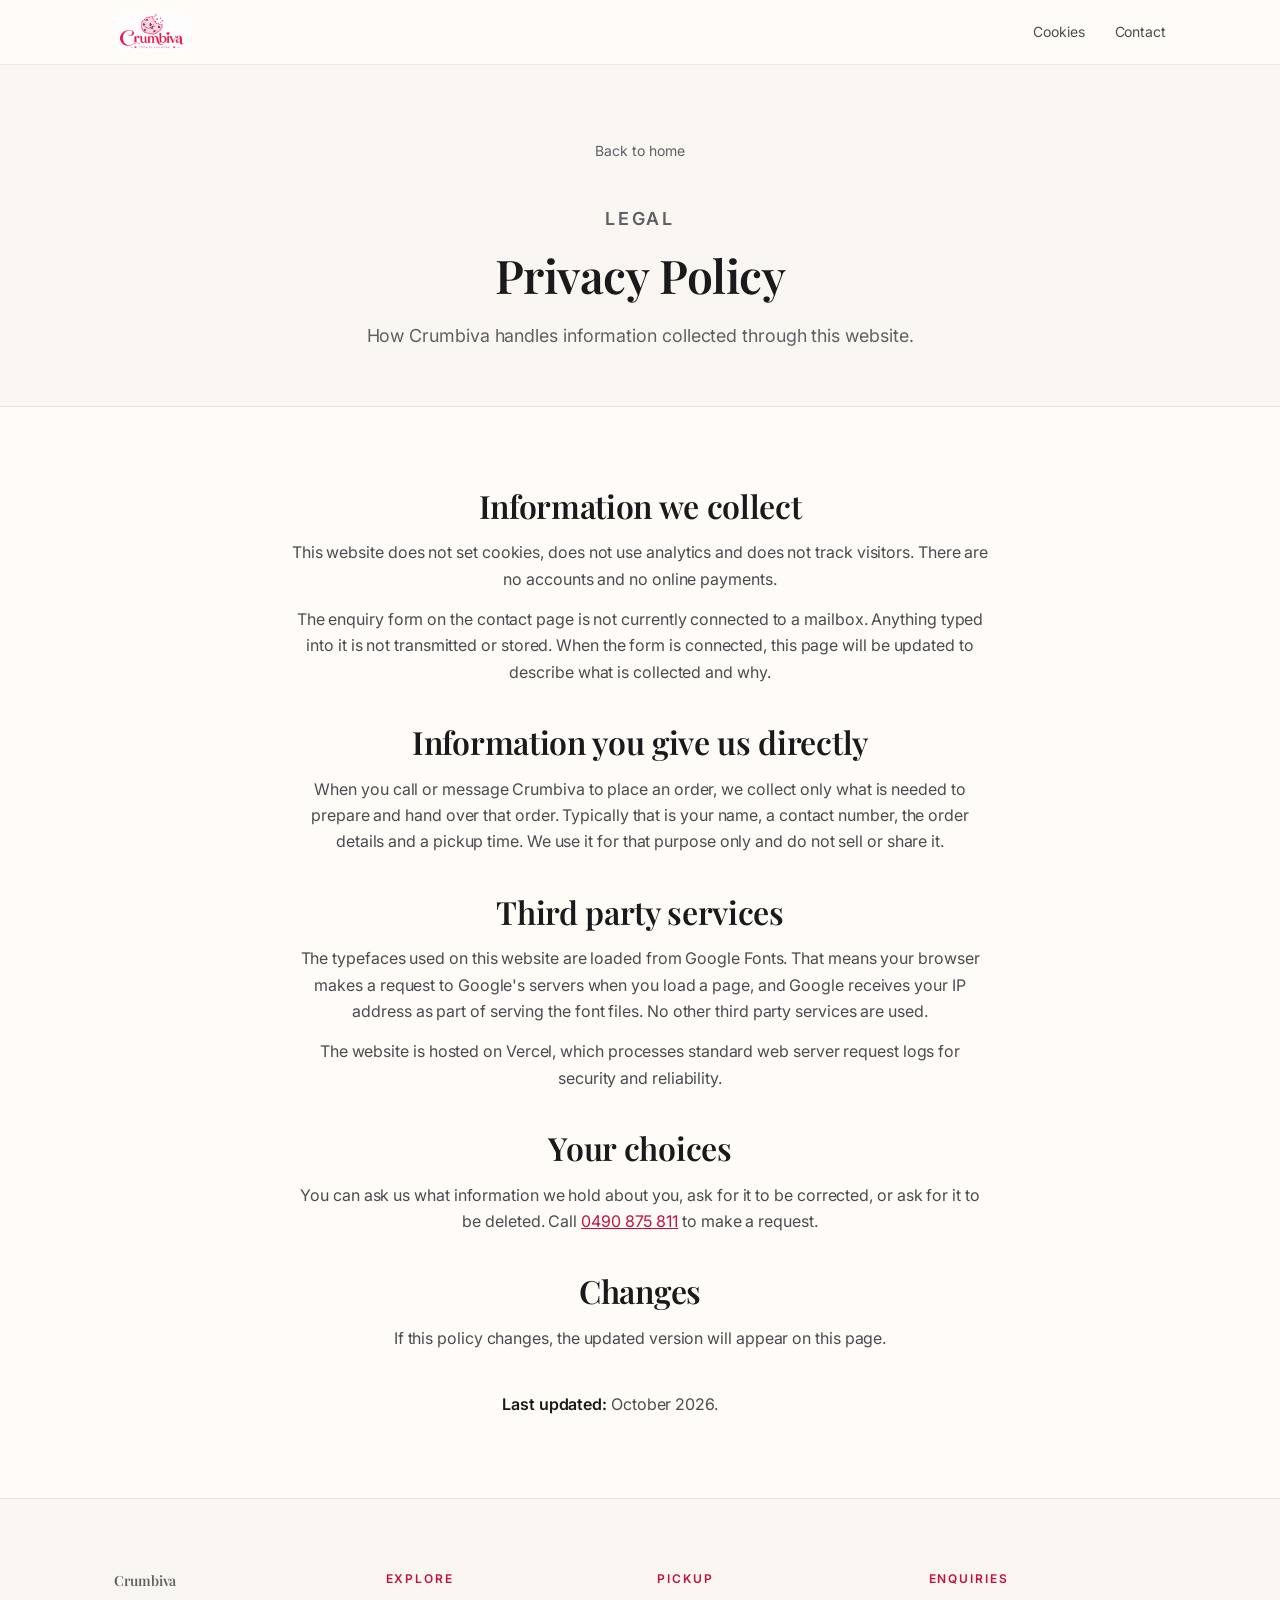
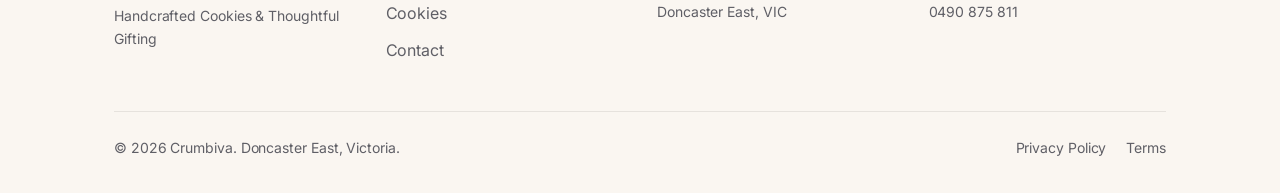
<file: privacy.html>
<!DOCTYPE html>
<html lang="en-AU">
<head>
<meta charset="utf-8">
<meta name="viewport" content="width=device-width, initial-scale=1">
<title>Privacy Policy | Crumbiva</title>
<meta name="description" content="Privacy policy for crumbiva.com. How Crumbiva handles information collected through this website and through order enquiries.">
<link rel="icon" href="images/logo.png">
<link rel="preconnect" href="https://fonts.googleapis.com">
<link rel="preconnect" href="https://fonts.gstatic.com" crossorigin>
<link rel="stylesheet" href="https://fonts.googleapis.com/css2?family=Inter:wght@400;500;600&amp;family=Playfair+Display:ital,wght@0,600;0,700;1,600&amp;display=swap">
<link rel="stylesheet" href="styles.css?v=ca639e1dba">
</head>
<body>

<header class="nav">
  <div class="nav-in">
    <a class="brand" href="index.html"><img src="images/logo.png" alt="Crumbiva"></a>
    <nav class="nav-links" aria-label="Main">
      <a href="cookies.html">Cookies</a>
      <a href="contact.html">Contact</a>
    </nav>
  </div>
</header>

<main id="main">

  <div class="page-head wrap">
    <a class="back" href="index.html">Back to home</a>
    <p class="eyebrow">Legal</p>
    <h1>Privacy Policy</h1>
    <p>How Crumbiva handles information collected through this website.</p>
  </div>

  <section>
    <div class="wrap">
      <div class="legal">
        <h2>Information we collect</h2>
        <p>This website does not set cookies, does not use analytics and does not track visitors. There are no accounts and no online payments.</p>
        <p>The enquiry form on the contact page is not currently connected to a mailbox. Anything typed into it is not transmitted or stored. When the form is connected, this page will be updated to describe what is collected and why.</p>

        <h2>Information you give us directly</h2>
        <p>When you call or message Crumbiva to place an order, we collect only what is needed to prepare and hand over that order. Typically that is your name, a contact number, the order details and a pickup time. We use it for that purpose only and do not sell or share it.</p>

        <h2>Third party services</h2>
        <p>The typefaces used on this website are loaded from Google Fonts. That means your browser makes a request to Google's servers when you load a page, and Google receives your IP address as part of serving the font files. No other third party services are used.</p>
        <p>The website is hosted on Vercel, which processes standard web server request logs for security and reliability.</p>

        <h2>Your choices</h2>
        <p>You can ask us what information we hold about you, ask for it to be corrected, or ask for it to be deleted. Call <a href="tel:0490875811" style="color:var(--pink)">0490 875 811</a> to make a request.</p>

        <h2>Changes</h2>
        <p>If this policy changes, the updated version will appear on this page.</p>

        <p class="note" style="margin:40px 0 0"><strong>Last updated:</strong> October 2026.</p>
      </div>
    </div>
  </section>

</main>

<footer>
  <div class="wrap">
    <div class="f-grid">
      <div>
        <p class="f-brand">Crumbiva</p>
        <p class="f-tag">Handcrafted Cookies &amp; Thoughtful Gifting</p>
      </div>
      <div>
        <p class="f-head">Explore</p>
        <div class="f-links">
          <a href="cookies.html">Cookies</a>
          <a href="contact.html">Contact</a>
        </div>
      </div>
      <div>
        <p class="f-head">Pickup</p>
        <p>Doncaster East, VIC</p>
      </div>
      <div>
        <p class="f-head">Enquiries</p>
        <p><a href="tel:0490875811">0490 875 811</a></p>
      </div>
    </div>
    <div class="f-bottom">
      <span>&copy; 2026 Crumbiva. Doncaster East, Victoria.</span>
      <nav aria-label="Legal">
        <a href="privacy.html">Privacy Policy</a>
        <a href="terms.html">Terms</a>
      </nav>
    </div>
  </div>
</footer>

</body>
</html>
</file>
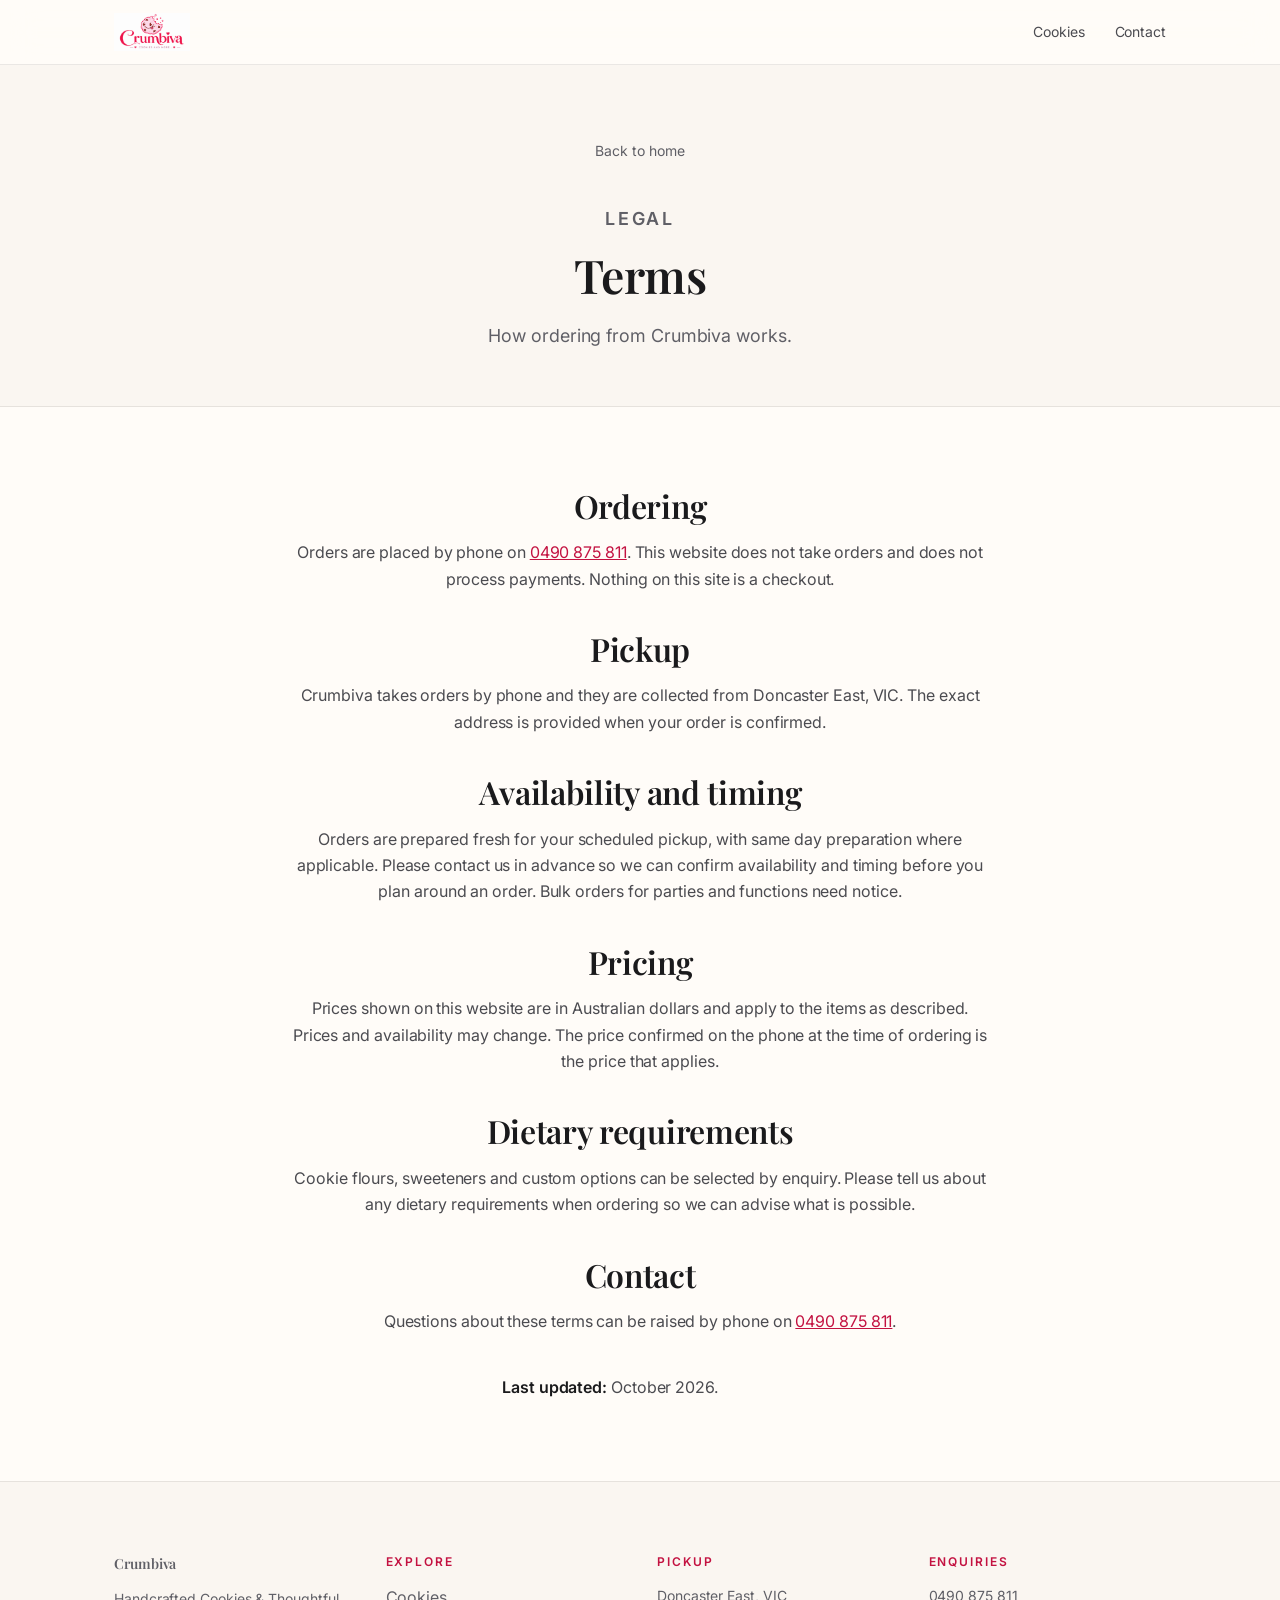
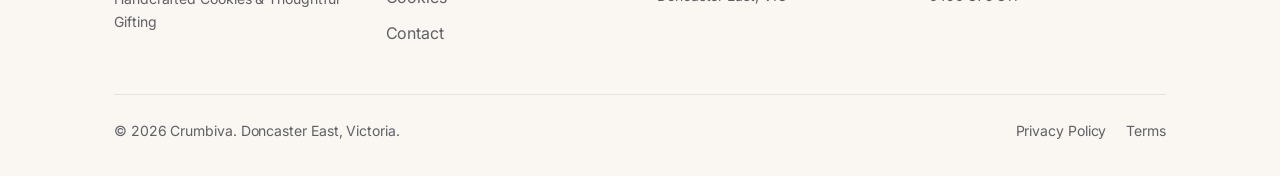
<file: terms.html>
<!DOCTYPE html>
<html lang="en-AU">
<head>
<meta charset="utf-8">
<meta name="viewport" content="width=device-width, initial-scale=1">
<title>Terms | Crumbiva</title>
<meta name="description" content="Terms for ordering from Crumbiva in Doncaster East, Melbourne. Orders by phone, availability and pricing.">
<link rel="icon" href="images/logo.png">
<link rel="preconnect" href="https://fonts.googleapis.com">
<link rel="preconnect" href="https://fonts.gstatic.com" crossorigin>
<link rel="stylesheet" href="https://fonts.googleapis.com/css2?family=Inter:wght@400;500;600&amp;family=Playfair+Display:ital,wght@0,600;0,700;1,600&amp;display=swap">
<link rel="stylesheet" href="styles.css?v=ca639e1dba">
</head>
<body>

<header class="nav">
  <div class="nav-in">
    <a class="brand" href="index.html"><img src="images/logo.png" alt="Crumbiva"></a>
    <nav class="nav-links" aria-label="Main">
      <a href="cookies.html">Cookies</a>
      <a href="contact.html">Contact</a>
    </nav>
  </div>
</header>

<main id="main">

  <div class="page-head wrap">
    <a class="back" href="index.html">Back to home</a>
    <p class="eyebrow">Legal</p>
    <h1>Terms</h1>
    <p>How ordering from Crumbiva works.</p>
  </div>

  <section>
    <div class="wrap">
      <div class="legal">
        <h2>Ordering</h2>
        <p>Orders are placed by phone on <a href="tel:0490875811" style="color:var(--pink)">0490 875 811</a>. This website does not take orders and does not process payments. Nothing on this site is a checkout.</p>

        <h2>Pickup</h2>
        <p>Crumbiva takes orders by phone and they are collected from Doncaster East, VIC. The exact address is provided when your order is confirmed.</p>

        <h2>Availability and timing</h2>
        <p>Orders are prepared fresh for your scheduled pickup, with same day preparation where applicable. Please contact us in advance so we can confirm availability and timing before you plan around an order. Bulk orders for parties and functions need notice.</p>

        <h2>Pricing</h2>
        <p>Prices shown on this website are in Australian dollars and apply to the items as described. Prices and availability may change. The price confirmed on the phone at the time of ordering is the price that applies.</p>

        <h2>Dietary requirements</h2>
        <p>Cookie flours, sweeteners and custom options can be selected by enquiry. Please tell us about any dietary requirements when ordering so we can advise what is possible.</p>

        <h2>Contact</h2>
        <p>Questions about these terms can be raised by phone on <a href="tel:0490875811" style="color:var(--pink)">0490 875 811</a>.</p>

        <p class="note" style="margin:40px 0 0"><strong>Last updated:</strong> October 2026.</p>
      </div>
    </div>
  </section>

</main>

<footer>
  <div class="wrap">
    <div class="f-grid">
      <div>
        <p class="f-brand">Crumbiva</p>
        <p class="f-tag">Handcrafted Cookies &amp; Thoughtful Gifting</p>
      </div>
      <div>
        <p class="f-head">Explore</p>
        <div class="f-links">
          <a href="cookies.html">Cookies</a>
          <a href="contact.html">Contact</a>
        </div>
      </div>
      <div>
        <p class="f-head">Pickup</p>
        <p>Doncaster East, VIC</p>
      </div>
      <div>
        <p class="f-head">Enquiries</p>
        <p><a href="tel:0490875811">0490 875 811</a></p>
      </div>
    </div>
    <div class="f-bottom">
      <span>&copy; 2026 Crumbiva. Doncaster East, Victoria.</span>
      <nav aria-label="Legal">
        <a href="privacy.html">Privacy Policy</a>
        <a href="terms.html">Terms</a>
      </nav>
    </div>
  </div>
</footer>

</body>
</html>
</file>
<file: styles.css>
/* Crumbiva — design system
   Typefaces: Playfair Display (display serif) for headings, Inter (UI sans) for everything else.
   One type scale and one colour set, both defined here. Never restyle an element inline. */

:root{
  /* colour */
  --ivory:#FFFCF8;
  --cream:#FAF6F1;
  --paper:#FFFFFF;
  --ink:#1A1A1C;
  --body:#4B4B50;
  --muted:#5F5F66;
  --line:rgba(26,26,28,.09);
  --pink:#C31241;
  --pink-ink:#9E0D32;
  --blush:#FDE7EF;
  --rose:#F8CEDF;
  --peach:#FCEFE4;
  --sage:#E9F0EA;
  --lilac:#EFEAF7;
  --burgundy:#5A1B2E;
  --green:#59695C;

  /* surface */
  --radius:14px;
  --radius-sm:10px;
  --shadow-sm:0 1px 2px rgba(26,26,28,.03);
  --shadow:0 1px 2px rgba(26,26,28,.03), 0 14px 34px -18px rgba(26,26,28,.20);
  --measure:1100px;

  /* typefaces */
  --sans:"Inter", -apple-system, BlinkMacSystemFont, "Segoe UI", Roboto, Helvetica, Arial, sans-serif;
  --serif:"Playfair Display", "Iowan Old Style", Georgia, "Times New Roman", serif;

  /* type scale — every text element on the site uses one of these */
  --fs-h1:clamp(2rem, 4.4vw, 2.9rem);
  --fs-h2:clamp(1.45rem, 2.9vw, 2rem);
  --fs-h3:1.15rem;
  --fs-lead:clamp(1rem, 1.8vw, 1.12rem);
  --fs-body:1rem;
  --fs-sm:.875rem;
  --fs-xs:.75rem;

  --lh-head:1.2;
  --lh-body:1.65;
}

*{box-sizing:border-box}
html{scroll-behavior:smooth; -webkit-text-size-adjust:100%}
body{
  margin:0;
  background:var(--ivory);
  color:var(--ink);
  font-family:var(--sans);
  font-size:var(--fs-body);
  line-height:var(--lh-body);
  letter-spacing:-.005em;
  -webkit-font-smoothing:antialiased;
  -moz-osx-font-smoothing:grayscale;
}
h1,h2,h3{
  font-family:var(--serif);
  font-weight:600;
  line-height:var(--lh-head);
  letter-spacing:-.01em;
  margin:0;
}
h1{font-size:var(--fs-h1)}
h2{font-size:var(--fs-h2)}
h3{font-size:var(--fs-h3)}
p{margin:0}
a{color:inherit}
img{max-width:100%; display:block}
.wrap{max-width:var(--measure); margin:0 auto; padding:0 24px}
:focus-visible{outline:2px solid var(--pink); outline-offset:3px; border-radius:6px}

/* ---------- one eyebrow style, used site wide ---------- */
.eyebrow{
  font-family:var(--sans);
  font-size:var(--fs-xs);
  font-weight:600;
  letter-spacing:.16em;
  text-transform:uppercase;
  color:var(--pink);
}

/* ---------- nav ---------- */
.nav{
  position:sticky; top:0; z-index:50;
  background:rgba(255,252,248,.82);
  backdrop-filter:saturate(180%) blur(18px);
  -webkit-backdrop-filter:saturate(180%) blur(18px);
  border-bottom:1px solid var(--line);
}
.nav-in{display:flex; align-items:center; gap:26px; height:64px;
        max-width:var(--measure); margin:0 auto; padding:0 24px}
.brand{display:flex; align-items:center; text-decoration:none}
.brand img{height:38px; width:auto}
.nav-links{display:flex; gap:30px; margin-left:auto; flex-wrap:wrap;
           font-size:var(--fs-sm); color:var(--body)}
.nav-links a{text-decoration:none; padding:4px 0; border-bottom:1px solid transparent}
.nav-links a:hover,.nav-links a[aria-current="page"]{color:var(--ink); border-bottom-color:var(--pink)}

/* ---------- hero ---------- */
.hero{text-align:center; padding:96px 0 84px}
.hero img.logo{height:110px; width:auto; margin:0 auto 34px}
.hero h1{max-width:22ch; margin:0 auto}
.hero .sub{margin:22px auto 0; max-width:44ch; color:var(--muted); font-size:var(--fs-lead)}
.btns{display:flex; gap:12px; justify-content:center; flex-wrap:wrap; margin-top:38px}
.btn{
  display:inline-block; text-decoration:none; border-radius:999px;
  padding:13px 26px; font-size:var(--fs-sm); font-weight:500;
  border:1px solid transparent; line-height:1.2
}
.btn.primary{background:var(--pink); color:#fff}
.btn.primary:hover{background:var(--pink-ink)}
.btn.ghost{background:var(--paper); border-color:var(--line); color:var(--ink); box-shadow:var(--shadow-sm)}
.btn.ghost:hover{border-color:rgba(26,26,28,.22)}
button.btn{font-family:var(--sans); cursor:pointer}
button.btn:disabled{opacity:.5; cursor:not-allowed}

/* ---------- sections ---------- */
section{padding:80px 0; scroll-margin-top:76px}
.alt{background:var(--cream)}
.sec-head{text-align:center; max-width:44ch; margin:0 auto 50px}
.sec-head h2{margin-top:14px}
.sec-head p{margin-top:14px; color:var(--muted); font-size:var(--fs-lead)}

/* ---------- page header ---------- */
.page-head{position:relative; text-align:center; padding:72px 0 56px}
.page-head::before{
  content:""; position:absolute; left:50%; top:0; bottom:0; width:100vw;
  transform:translateX(-50%); background:var(--cream);
  border-bottom:1px solid var(--line); z-index:-1
}
.page-head h1{max-width:24ch; margin:14px auto 0}
.page-head p{margin:18px auto 0; max-width:54ch; color:var(--muted); font-size:var(--fs-lead)}
.page-head .back{
  display:inline-block; margin-bottom:24px; font-size:var(--fs-sm);
  color:var(--muted); text-decoration:none
}
.page-head .back:hover{color:var(--ink)}

/* ---------- founder ---------- */
.founder{
  display:block;
  background:var(--paper); border:1px solid var(--line); border-radius:var(--radius);
  box-shadow:var(--shadow); padding:clamp(28px,3.5vw,52px)
}
.founder h2{margin-top:12px}
.founder p{margin-top:16px; color:var(--body); font-size:var(--fs-body)}
.founder p.lead{font-size:var(--fs-lead)}
.founder p.headline{
  margin-top:20px; font-family:var(--serif); font-weight:600;
  font-size:clamp(1.15rem, 2.4vw, 1.5rem); line-height:1.32;
  letter-spacing:var(--ls-head); color:var(--ink)
}

/* ---------- service grid ---------- */
.services{display:grid; gap:20px; grid-template-columns:repeat(auto-fit, minmax(290px, 1fr))}
.service{
  background:var(--paper); border:1px solid var(--line); border-radius:var(--radius);
  box-shadow:var(--shadow-sm); padding:30px 28px; display:flex; flex-direction:column;
  transition:box-shadow .18s ease, border-color .18s ease
}
.service:hover{box-shadow:var(--shadow); border-color:rgba(26,26,28,.14)}
.service .glyph{width:38px; height:38px; border-radius:var(--radius-sm); margin-bottom:20px}
.service p{margin-top:10px; color:var(--muted); font-size:var(--fs-sm); flex:1}
.service .link{
  display:inline-block; margin-top:20px; font-size:var(--fs-sm); font-weight:500;
  color:var(--pink); text-decoration:none
}
.service .link:hover{text-decoration:underline}
.g-cookies{background:var(--blush)}
.g-bulk{background:var(--peach)} .g-gift{background:var(--rose)}
.g-custom{background:var(--cream); border:1px solid var(--line)}

/* ---------- feature strip ---------- */
.features{display:grid; gap:18px; grid-template-columns:repeat(auto-fit, minmax(190px, 1fr));
          text-align:center}
.feature{background:var(--paper); border:1px solid var(--line); border-radius:var(--radius);
         padding:26px 20px; box-shadow:var(--shadow-sm)}
.feature b{display:block; font-family:var(--serif); font-size:1.05rem; font-weight:600}
.feature span{display:block; margin-top:8px; font-size:var(--fs-sm); color:var(--muted)}

/* ---------- statement (freshness / contact) ---------- */
.statement{text-align:center; max-width:60ch; margin:0 auto}
.statement h2{margin-top:14px}
.statement p{margin-top:16px; color:var(--muted); font-size:var(--fs-lead)}
.contact-block{text-align:center}
.contact-block .lines{
  margin-top:26px; display:flex; flex-wrap:wrap; gap:14px 34px; justify-content:center;
  font-size:var(--fs-body); color:var(--body)
}
.contact-block .lines a{text-decoration:none; color:var(--ink); font-weight:500}
.contact-block .lines a:hover{color:var(--pink)}
.contact-block .btns{margin-top:32px}

/* ---------- product cards (cookies) ---------- */
.products{display:grid; gap:22px; grid-template-columns:repeat(auto-fit, minmax(280px, 1fr))}
.product{
  background:var(--paper); border:1px solid var(--line); border-radius:var(--radius);
  box-shadow:var(--shadow-sm); overflow:hidden; display:flex; flex-direction:column
}
.product .swatch{width:44px; height:44px; border-radius:12px; margin:0 auto 18px}
.product .body{padding:26px 26px 28px; display:flex; flex-direction:column; flex:1; text-align:center; align-items:center}
.product h3{font-size:var(--fs-h3)}
.product p{margin-top:10px; color:var(--muted); font-size:var(--fs-sm); flex:1}
.product .price{margin-top:16px; font-size:var(--fs-sm); color:var(--muted)}
.t-almond{background:linear-gradient(150deg, var(--peach), var(--cream))}
.t-pista{background:linear-gradient(150deg, var(--sage), var(--cream))}
.t-choco{background:linear-gradient(150deg, #EFE6E0, var(--cream))}
.t-coconut{background:linear-gradient(150deg, var(--blush), var(--cream))}
.t-redvelvet{background:linear-gradient(150deg, #F3D9DE, var(--cream))}
.t-walnut{background:linear-gradient(150deg, #E8DFD3, var(--cream))}
.t-darkchoc{background:linear-gradient(150deg, #DED2CC, var(--cream))}
.t-oatmeal{background:linear-gradient(150deg, #F0E7D6, var(--cream))}
.t-pbchip{background:linear-gradient(150deg, #EBDCC9, var(--cream))}
.t-twochip{background:linear-gradient(150deg, #E4D8D2, var(--cream))}
.t-caramel{background:linear-gradient(150deg, #F2E3CE, var(--cream))}
.t-macadamia{background:linear-gradient(150deg, #F1EDE0, var(--cream))}

/* ---------- menu ---------- */
.menu-group{margin-top:34px}
.menu-group:first-of-type{margin-top:0}
.menu-group h3{margin-bottom:14px}
.menu{background:var(--paper); border:1px solid var(--line); border-radius:var(--radius);
      box-shadow:var(--shadow-sm); overflow:hidden}
.menu-row{display:flex; gap:16px; align-items:baseline; padding:18px 28px;
          border-top:1px solid var(--line)}
.menu-row:first-child{border-top:0}
.menu-row .item{font-weight:500}
.menu-row .desc{color:var(--muted); font-size:var(--fs-sm); flex:1; min-width:0}
.menu-row .price{color:var(--pink); font-weight:600; font-variant-numeric:tabular-nums;
                 white-space:nowrap}
.pair{display:grid; grid-template-columns:repeat(auto-fit, minmax(300px, 1fr)); gap:22px}
.pair .menu-row{padding:15px 24px}

/* ---------- callout ---------- */
.callout{
  margin-top:34px; background:var(--cream); border:1px solid var(--line);
  border-radius:var(--radius); padding:32px 30px; text-align:center
}
.callout h3{font-size:var(--fs-h3)}
.callout p{margin:12px auto 0; color:var(--body); font-size:var(--fs-sm); max-width:64ch}
.callout .options,.callout .sizes,.callout .btns{justify-content:center}
.callout a{color:var(--pink); text-decoration:none; font-weight:500}
.callout a:hover{text-decoration:underline}
.sizes{display:flex; flex-wrap:wrap; gap:10px; margin-top:18px; justify-content:center}
.sizes span{background:var(--paper); border:1px solid var(--line); border-radius:999px;
            padding:8px 16px; font-size:var(--fs-sm); font-weight:500}
.options{display:flex; flex-wrap:wrap; gap:10px; margin-top:18px; margin-bottom:4px; justify-content:center}
.options span{background:var(--paper); border:1px solid var(--line); border-radius:999px;
              padding:8px 16px; font-size:var(--fs-sm)}

.note{
  max-width:64ch; margin:40px auto 0; text-align:center;
  font-size:var(--fs-sm); color:var(--muted)
}
.note strong{color:var(--ink); font-weight:600}
.note a{color:var(--pink); text-decoration:none}
.note a:hover{text-decoration:underline}

/* ---------- contact page ---------- */
.contact-grid{display:grid; grid-template-columns:1fr 1.25fr; gap:44px; align-items:start}
.contact-detail{background:var(--cream); border:1px solid var(--line);
                border-radius:var(--radius); padding:32px 28px}
.contact-detail h3{margin-top:0}
.contact-detail dl{margin:22px 0 0}
.contact-detail dt{
  font-size:var(--fs-xs); font-weight:600; letter-spacing:.16em;
  text-transform:uppercase; color:var(--pink); margin-top:20px
}
.contact-detail dd{margin:6px 0 0; font-size:var(--fs-body); color:var(--body)}
.contact-detail dd a{text-decoration:none; color:var(--ink); font-weight:500}
.contact-detail dd a:hover{color:var(--pink)}
.enquiries{margin-top:22px; display:flex; flex-wrap:wrap; gap:9px}
.enquiries a{
  text-decoration:none; font-size:var(--fs-sm); color:var(--body);
  background:var(--paper); border:1px solid var(--line); border-radius:999px; padding:8px 15px
}
.enquiries a:hover{border-color:var(--pink); color:var(--pink)}

form{background:var(--paper); border:1px solid var(--line); border-radius:var(--radius);
     box-shadow:var(--shadow-sm); padding:32px 28px}
.field{margin-top:20px}
.field:first-of-type{margin-top:0}
label{
  display:block; font-size:var(--fs-sm); font-weight:500; color:var(--ink);
  margin-bottom:8px
}
label .req{color:var(--pink)}
input[type=text],input[type=tel],input[type=email],input[type=date],input[type=time],select,textarea{
  width:100%; font-family:var(--sans); font-size:var(--fs-sm); color:var(--ink);
  background:var(--ivory); border:1px solid var(--line); border-radius:var(--radius-sm);
  padding:12px 14px; line-height:1.4
}
input:focus,select:focus,textarea:focus{
  outline:none; border-color:var(--pink); box-shadow:0 0 0 3px var(--blush)
}
textarea{resize:vertical; min-height:120px}
.row2{display:grid; grid-template-columns:1fr 1fr; gap:18px}
.form-note{
  margin-top:22px; padding-top:20px; border-top:1px solid var(--line);
  font-size:var(--fs-sm); color:var(--muted)
}
.form-note strong{color:var(--ink); font-weight:600}
.checkline{display:flex; gap:10px; align-items:flex-start; margin-top:12px;
           font-size:var(--fs-sm); color:var(--body)}
.checkline input{margin-top:3px}

/* ---------- legal pages ---------- */
.legal{max-width:70ch; margin:0 auto; text-align:center}
.legal h2{margin-top:38px}
.legal h2:first-of-type{margin-top:0}
.legal p{margin-top:14px; color:var(--body); font-size:var(--fs-body)}
.legal ul{margin:14px 0 0; padding-left:0; list-style-position:inside; color:var(--body); font-size:var(--fs-body)}
.legal li{margin:6px 0}

/* ---------- footer ---------- */
footer{background:var(--cream); border-top:1px solid var(--line); padding:58px 0 34px}
.f-grid{display:grid; gap:34px; grid-template-columns:repeat(auto-fit, minmax(190px, 1fr))}
.f-brand{font-family:var(--serif); font-size:1.3rem; font-weight:600}
.f-tag{margin-top:10px; color:var(--muted); font-size:var(--fs-sm)}
.f-grid .f-head{
  font-family:var(--sans); font-size:var(--fs-xs); font-weight:600;
  letter-spacing:.16em; text-transform:uppercase; color:var(--pink)
}
.f-grid p{margin-top:12px; color:var(--muted); font-size:var(--fs-sm)}
.f-grid a{text-decoration:none; color:var(--muted)}
.f-grid a:hover{color:var(--ink)}
.f-links{display:grid; gap:10px; margin-top:12px}
.f-bottom{
  margin-top:48px; padding-top:24px; border-top:1px solid var(--line);
  display:flex; gap:14px; flex-wrap:wrap; justify-content:space-between;
  font-size:var(--fs-sm); color:var(--muted)
}
.f-bottom nav{display:flex; gap:20px}
.f-bottom a{text-decoration:none; color:var(--muted)}
.f-bottom a:hover{color:var(--ink)}

@media (max-width:900px){
  .contact-grid{grid-template-columns:1fr; gap:28px}
}
@media (max-width:680px){
  .nav-in{gap:14px; padding:0 18px}
  .nav-links{gap:15px; font-size:12.5px}
  .brand img{height:30px}
  .hero{padding:60px 0 52px}
  .hero img.logo{height:78px}
  section{padding:58px 0}
  .page-head{padding:48px 0 40px}
  .service,.product .body{padding:24px 22px}
  form{padding:26px 22px}
  .row2{grid-template-columns:1fr}
  .menu-row{display:block; padding:16px 22px}
  .menu-row .desc{margin-top:5px}
  .menu-row .price{display:block; margin-top:7px}
  .callout{padding:26px 22px}
  .f-bottom{flex-direction:column}
}

/* ---------- link in bio page (crumbiva.com/links) ---------- */
.linkpage{
  min-height:100vh; display:flex; flex-direction:column;
  align-items:center; justify-content:center;
  padding:56px 22px 40px; text-align:center
}
.linkpage .mark{height:78px; width:auto; margin:0 auto 26px}
.linkpage h1{font-size:clamp(1.5rem,5vw,1.9rem)}
.linkpage .sub{
  margin-top:10px; color:var(--muted); font-size:var(--fs-sm); letter-spacing:.02em
}
.links{width:100%; max-width:470px; margin:38px 0 0; display:grid; gap:13px}
.link-btn{
  display:flex; align-items:center; justify-content:center; gap:10px;
  min-height:58px; padding:15px 20px; text-decoration:none;
  background:var(--paper); border:1px solid var(--line); border-radius:999px;
  color:var(--ink); font-family:var(--sans); font-size:16px; font-weight:500;
  box-shadow:var(--shadow-sm);
  transition:border-color .16s ease, transform .16s ease, box-shadow .16s ease
}
.link-btn:hover,.link-btn:focus-visible{
  border-color:rgba(26,26,28,.22); box-shadow:var(--shadow); transform:translateY(-1px)
}
.link-btn.primary{
  background:var(--pink); border-color:var(--pink); color:#fff; font-weight:600
}
.link-btn.primary:hover,.link-btn.primary:focus-visible{background:var(--pink-ink); border-color:var(--pink-ink)}
.link-btn .note-inline{font-weight:400; opacity:.72; font-size:14px}
.link-btn svg{width:20px; height:20px; flex:0 0 20px; fill:currentColor}
.link-btn.primary svg{opacity:.95}
@media (max-width:420px){
  .linkpage{padding:40px 18px 32px}
  .linkpage .mark{height:62px}
  .links{margin-top:30px}
  .link-btn{min-height:54px; font-size:15px}
}
</file>
